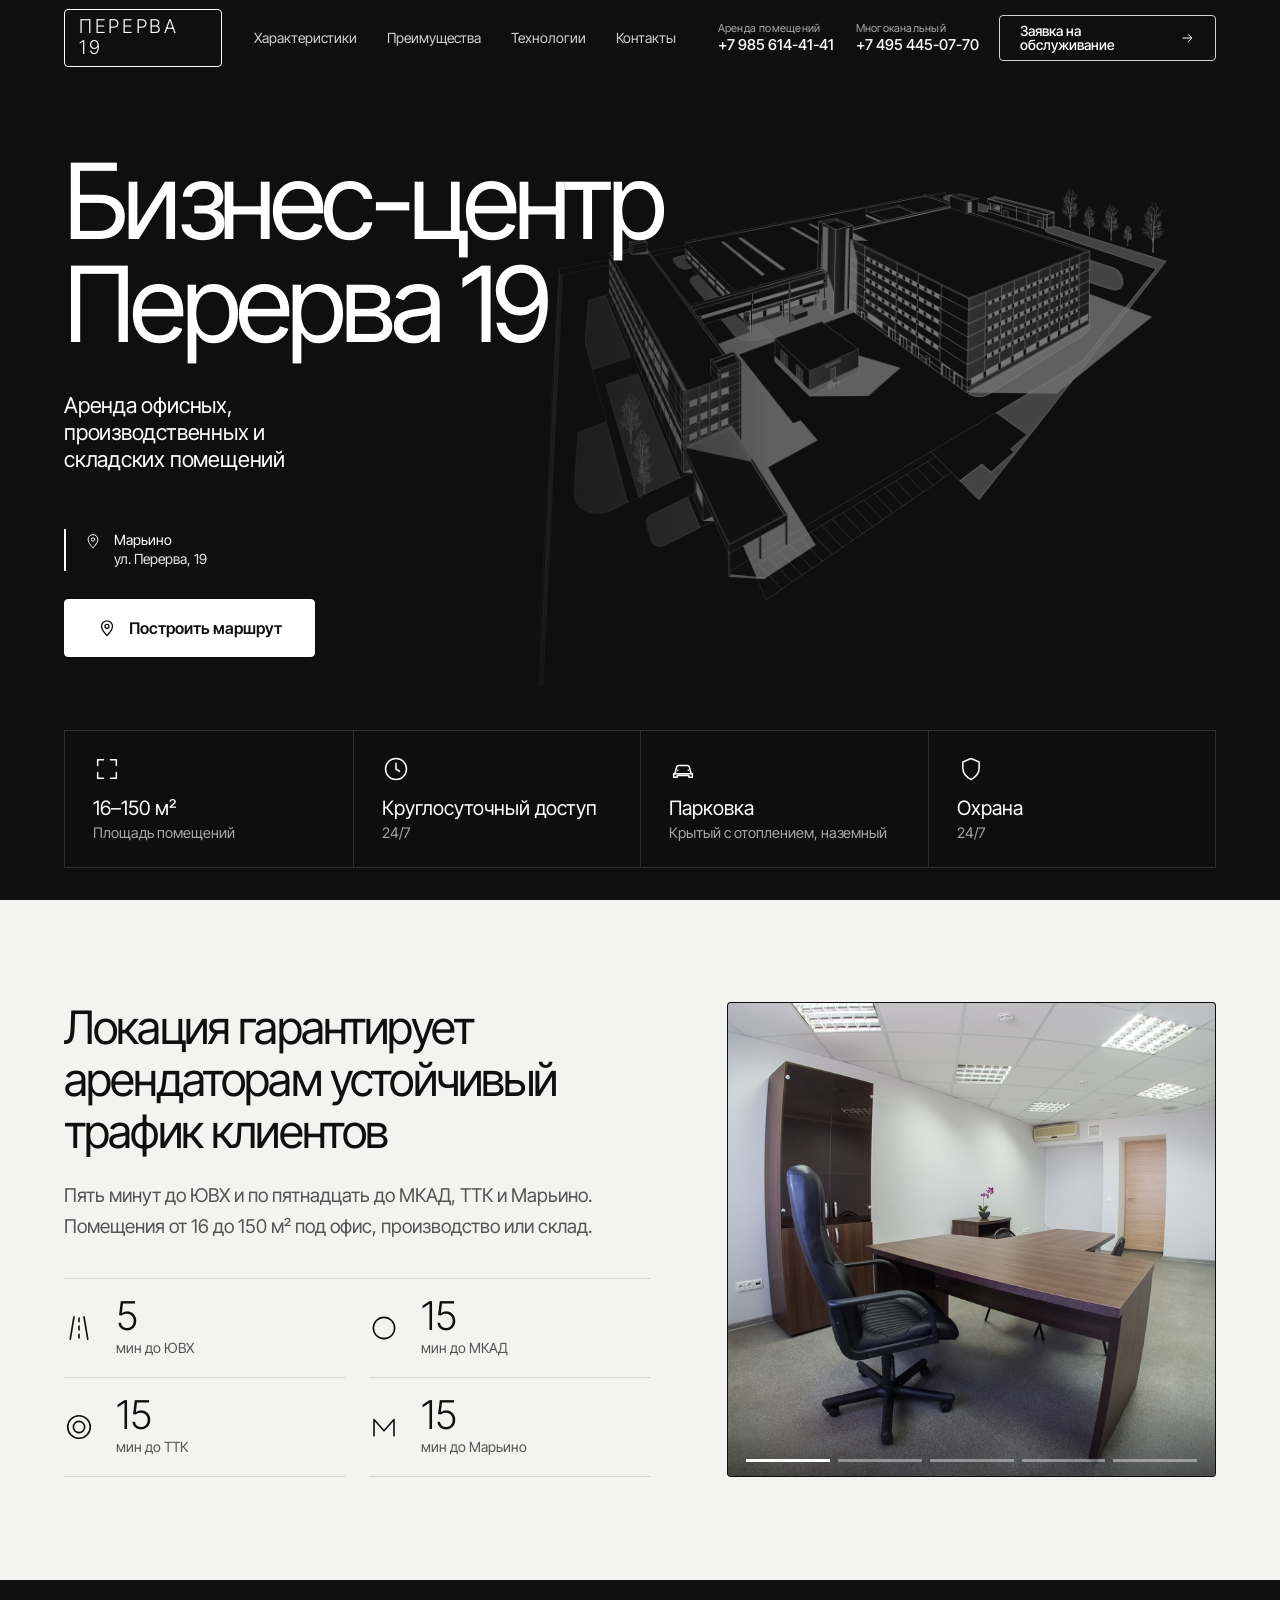
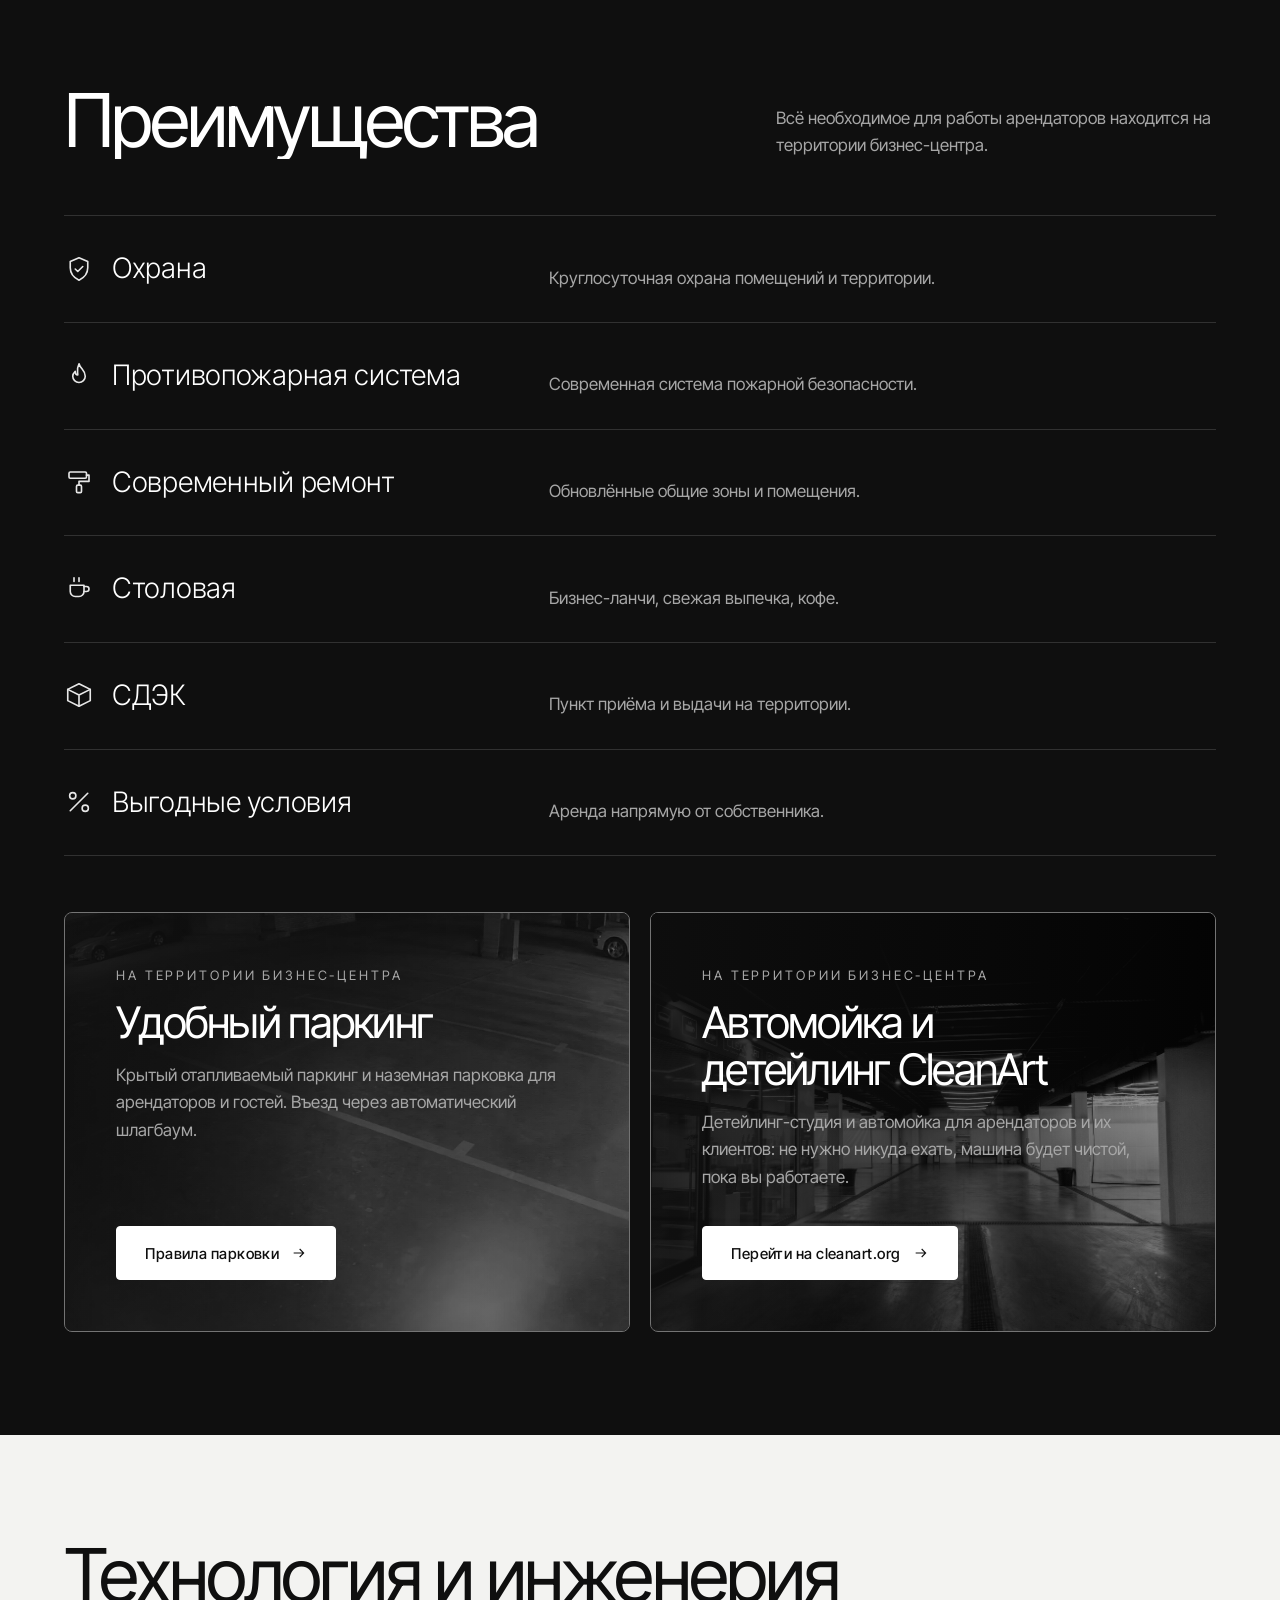
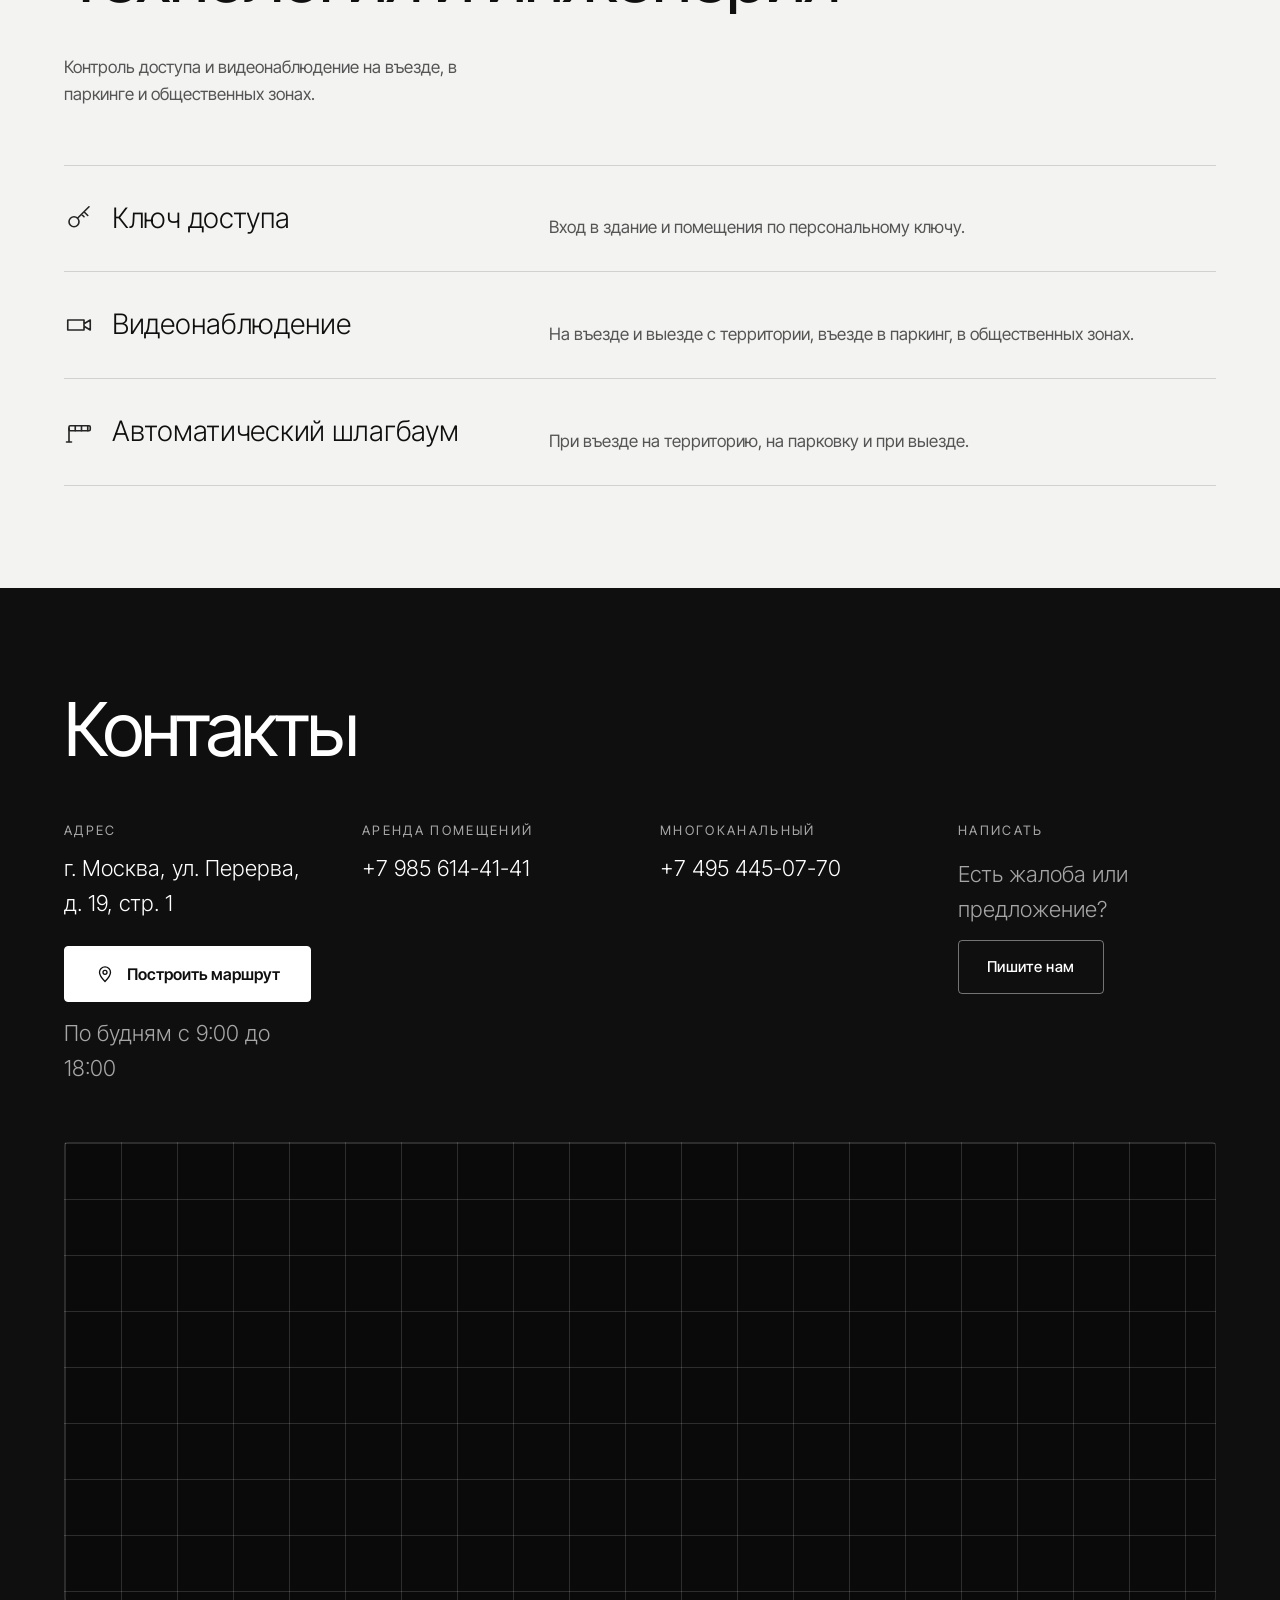
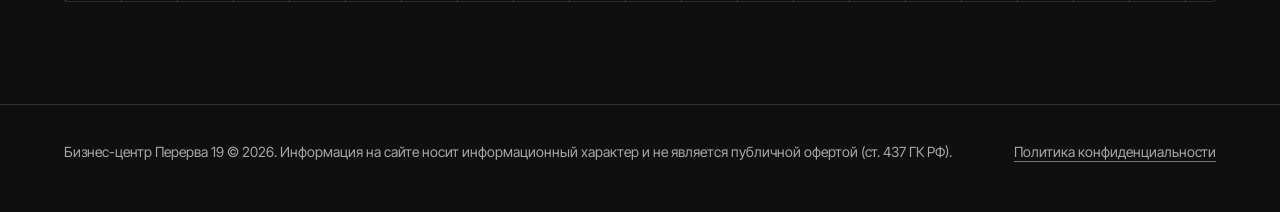
<file: index.html>
<!doctype html><html lang="ru"><head><meta charset="utf-8"><title>Бизнес-центр Перерва 19</title>
<meta name="viewport" content="width=device-width, initial-scale=1, viewport-fit=cover">
<link rel="preconnect" href="https://fonts.googleapis.com"><link rel="preconnect" href="https://fonts.gstatic.com" crossorigin>
<link href="https://fonts.googleapis.com/css2?family=Inter+Tight:wght@300;400;500;600&amp;family=Exo+2:wght@800&amp;subset=cyrillic&amp;display=swap" rel="stylesheet">
<link rel="stylesheet" href="style.css"></head><body>
<header class="nav" id="nav"><div class="wrap"><a class="logo" href="#top">Перерва 19</a>
<nav><a href="#about">Характеристики</a><a href="#preim">Преимущества</a><a href="#teh">Технологии</a><a href="#kont">Контакты</a></nav>
<div class="nbtns"><div class="ph2"><a href="tel:+79856144141"><small>Аренда помещений</small>+7 985 614-41-41</a><a href="tel:+74954450770"><small>Многоканальный</small>+7 495 445-07-70</a></div><a class="btn line navbtn" href="serviceRequest.html"><span class="lg">Заявка на обслуживание</span><span class="sm">Заявка</span><svg viewBox="0 0 24 24" width="16" height="16" aria-hidden="true" fill="none" stroke="currentColor" stroke-width="1.6"><path d="M4 12h15M13 6l6 6-6 6"/></svg></a></div></div></header>
<main id="top">
<section class="hero dark"><div class="hbg"></div><div class="wrap hw">
<div class="htop"><h1>Бизнес-центр<br>Перерва&nbsp;19</h1>
<p class="lede">Аренда офисных, производственных и складских помещений</p>
<div class="hrow"><div class="hloc"><svg viewBox="0 0 24 24" fill="none" stroke="currentColor" stroke-width="1.3" stroke-linecap="round" stroke-linejoin="round" aria-hidden="true"><path d="M12 21s-6.500-6-6.500-11a6.500 6.500 0 0 1 13 0c0 5-6.500 11-6.500 11z"/><circle cx="12" cy="10" r="2.300"/></svg><span>Марьино<br><small>ул. Перерва, 19</small></span></div><a class="btn solid route" href="https://yandex.ru/maps/213/moscow/?ll=37.732188%2C55.655082&amp;mode=routes&amp;rtext=~55.655518%2C37.730957&amp;rtt=auto&amp;z=17"><svg viewBox="0 0 24 24" width="20" height="20" fill="none" stroke="currentColor" stroke-width="1.6" stroke-linecap="round" stroke-linejoin="round" aria-hidden="true"><path d="M12 21s-6.6-6.4-6.6-11a6.6 6.6 0 0 1 13.2 0C18.6 14.6 12 21 12 21z"/><circle cx="12" cy="10" r="2.4"/></svg>Построить маршрут</a></div></div>
<div class="strip"><div><svg viewBox="0 0 24 24" fill="none" stroke="currentColor" stroke-width="1.3" stroke-linecap="round" stroke-linejoin="round" aria-hidden="true"><path d="M4 9V4h5M20 9V4h-5M4 15v5h5M20 15v5h-5"/></svg><b>16–150 м²</b><span>Площадь помещений</span></div>
<div><svg viewBox="0 0 24 24" fill="none" stroke="currentColor" stroke-width="1.3" stroke-linecap="round" stroke-linejoin="round" aria-hidden="true"><circle cx="12" cy="12" r="9"/><path d="M12 7v5l3 2"/></svg><b>Круглосуточный доступ</b><span>24/7</span></div>
<div><svg viewBox="0 0 24 24" fill="none" stroke="currentColor" stroke-width="1.3" stroke-linecap="round" stroke-linejoin="round" aria-hidden="true"><path d="M5 16l1.500-5.500A2 2 0 0 1 8.400 9h7.200a2 2 0 0 1 1.900 1.500L19 16M4 16h16v3h-3v-1.500H7V19H4zM7.500 13h.01M16.500 13h.01"/></svg><b>Парковка</b><span>Крытый с отоплением, наземный</span></div>
<div><svg viewBox="0 0 24 24" fill="none" stroke="currentColor" stroke-width="1.3" stroke-linecap="round" stroke-linejoin="round" aria-hidden="true"><path d="M12 3l7 3v5c0 5-3 8-7 10-4-2-7-5-7-10V6z"/></svg><b>Охрана</b><span>24/7</span></div></div></div></section>
<section class="sec light" id="about"><div class="wrap grid"><div><h2 class="lit">Локация гарантирует арендаторам устойчивый трафик клиентов</h2><p>Пять минут до ЮВХ и по пятнадцать до МКАД, ТТК и Марьино. Помещения от 16 до 150 м² под офис, производство или склад.</p><div class="loc" id="loc"><div><svg viewBox="0 0 24 24" aria-hidden="true"><path d="M8 3 5 21M16 3l3 18M12 4v3M12 10.500v3M12 17v3"/></svg><b>5</b><span>мин до ЮВХ</span></div><div><svg viewBox="0 0 24 24" aria-hidden="true"><circle cx="12" cy="12" r="8.500"/></svg><b>15</b><span>мин до МКАД</span></div><div><svg viewBox="0 0 24 24" aria-hidden="true"><circle cx="12" cy="12" r="9"/><circle cx="12" cy="12" r="4.500"/></svg><b>15</b><span>мин до ТТК</span></div><div><svg viewBox="0 0 24 24" aria-hidden="true"><path d="M4 19V6l8 9 8-9v13"/></svg><b>15</b><span>мин до Марьино</span></div></div>
</div>
<div class="gal" id="gal" role="region" aria-roledescription="карусель" aria-label="Фотографии бизнес-центра"><div class="gal-track"><img src="images/komfort_1.jpg" alt="Офисное помещение в аренду"><img src="images/IMG_0248.jpeg" alt="Холл с турникетами на входе" class="is-on"><img src="images/DSC_1065-scaled.jpg" alt="Крытый отапливаемый паркинг"><img src="images/AX6B8749-min-scaled.jpg" alt="Столовая на территории бизнес-центра"><img src="images/post-moyki.jpg" alt="Автомойка и детейлинг CleanArt"></div><button class="gal-nav prev" type="button" aria-label="Предыдущее фото"><svg viewBox="0 0 24 24" width="18" height="18" fill="none" stroke="currentColor" stroke-width="1.6" stroke-linecap="round" stroke-linejoin="round" aria-hidden="true"><path d="M15 5l-7 7 7 7"/></svg></button><button class="gal-nav next" type="button" aria-label="Следующее фото"><svg viewBox="0 0 24 24" width="18" height="18" fill="none" stroke="currentColor" stroke-width="1.6" stroke-linecap="round" stroke-linejoin="round" aria-hidden="true"><path d="M9 5l7 7-7 7"/></svg></button><div class="gal-dots" role="tablist" aria-label="Выбор фотографии"><button type="button" role="tab" aria-selected="true" aria-label="Фото 1"></button><button type="button" role="tab" aria-selected="false" aria-label="Фото 2"></button><button type="button" role="tab" aria-selected="false" aria-label="Фото 3"></button><button type="button" role="tab" aria-selected="false" aria-label="Фото 4"></button><button type="button" role="tab" aria-selected="false" aria-label="Фото 5"></button></div></div></div>
</section>
<section class="sec dark" id="preim"><div class="wrap"><div class="head"><h2 class="lit">Преимущества</h2><p>Всё необходимое для работы арендаторов находится на территории бизнес-центра.</p></div>
<ul class="svc">
<li><div class="row"><b><svg viewBox="0 0 24 24" aria-hidden="true"><path d="M12 3l7 3v5c0 5-3 8-7 10-4-2-7-5-7-10V6z"/><path d="M9 12l2 2 4-4"/></svg>Охрана</b><span>Круглосуточная охрана помещений и территории.</span><i></i></div></li>
<li><div class="row"><b><svg viewBox="0 0 24 24" aria-hidden="true"><path d="M12 3c1 4 5 5 5 10a5 5 0 0 1-10 0c0-2 1-3 2-4 0 2 1 3 2 3 0-3-1-5 1-9z"/></svg>Противопожарная система</b><span>Современная система пожарной безопасности.</span><i></i></div></li>
<li><div class="row"><b><svg viewBox="0 0 24 24" aria-hidden="true"><rect x="4" y="4" width="14" height="5" rx="1"/><path d="M18 6.500h2v5h-8v3"/><rect x="10" y="14.500" width="4" height="6" rx="1"/></svg>Современный ремонт</b><span>Обновлённые общие зоны и помещения.</span><i></i></div></li>
<li><div class="row"><b><svg viewBox="0 0 24 24" aria-hidden="true"><path d="M5 9h11v5a4 4 0 0 1-4 4H9a4 4 0 0 1-4-4z"/><path d="M16 10h2a2 2 0 0 1 0 4h-2M8 3v3M12 3v3"/></svg>Столовая</b><span>Бизнес-ланчи, свежая выпечка, кофе.</span><i></i></div></li>
<li><div class="row"><b><svg viewBox="0 0 24 24" aria-hidden="true"><path d="M3 7.500 12 3l9 4.500v9L12 21l-9-4.500z"/><path d="M3 7.500 12 12l9-4.500M12 12v9"/></svg>СДЭК</b><span>Пункт приёма и выдачи на территории.</span><i></i></div></li>
<li><div class="row"><b><svg viewBox="0 0 24 24" aria-hidden="true"><path d="M19 5 5 19"/><circle cx="7" cy="7" r="2.500"/><circle cx="17" cy="17" r="2.500"/></svg>Выгодные условия</b><span>Аренда напрямую от собственника.</span><i></i></div></li></ul>
<div class="feat"><div class="washc" id="parking"><div><p class="eyebrow">На территории бизнес-центра</p><h3>Удобный паркинг</h3><p>Крытый отапливаемый паркинг и наземная парковка для арендаторов и гостей. Въезд через автоматический шлагбаум.</p></div><a class="btn solid" href="https://6tmp.ru/wp-content/uploads/2026/02/pravila_parkovki_2026.pdf">Правила парковки <svg viewBox="0 0 24 24" width="16" height="16" fill="none" stroke="currentColor" stroke-width="1.6"><path d="M4 12h15M13 6l6 6-6 6"/></svg></a></div>
<div class="washc" id="wash"><div><p class="eyebrow">На территории бизнес-центра</p><h3>Автомойка и детейлинг CleanArt</h3><p>Детейлинг-студия и автомойка для арендаторов и их клиентов: не нужно никуда ехать, машина будет чистой, пока вы работаете.</p></div><a class="btn solid" href="https://cleanart.org/">Перейти на cleanart.org <svg viewBox="0 0 24 24" width="16" height="16" fill="none" stroke="currentColor" stroke-width="1.6"><path d="M4 12h15M13 6l6 6-6 6"/></svg></a></div></div></div></section>
<section class="sec light" id="teh"><div class="wrap"><div class="head"><h2 class="lit">Технология и инженерия</h2><p>Контроль доступа и видеонаблюдение на въезде, в паркинге и общественных зонах.</p></div>
<ul class="svc"><li><div class="row"><b><svg viewBox="0 0 24 24" aria-hidden="true"><circle cx="8" cy="15" r="4"/><path d="M11 12l9-9M16 7l3 3M14 9l2 2"/></svg>Ключ доступа</b><span>Вход в здание и помещения по персональному ключу.</span><i></i></div></li>
<li><div class="row"><b><svg viewBox="0 0 24 24" aria-hidden="true"><path d="M3 8h13v8H3zM16 11l5-3v8l-5-3"/></svg>Видеонаблюдение</b><span>На въезде и выезде с территории, въезде в паркинг, в общественных зонах.</span><i></i></div></li>
<li><div class="row"><b><svg viewBox="0 0 24 24" aria-hidden="true"><path d="M4 20V9M2 20h4"/><rect x="4" y="7" width="17" height="4" rx="1"/><path d="M9 7v4M14 7v4M19 7v4"/></svg>Автоматический шлагбаум</b><span>При въезде на территорию, на парковку и при выезде.</span><i></i></div></li></ul></div></section>
<section class="sec dark" id="kont"><div class="wrap"><h2 class="lit">Контакты</h2>
<div class="cts"><div><h3>Адрес</h3><p>г. Москва, ул. Перерва, д. 19, стр. 1</p><a class="btn solid route" href="https://yandex.ru/maps/213/moscow/?ll=37.732188%2C55.655082&amp;mode=routes&amp;rtext=~55.655518%2C37.730957&amp;rtt=auto&amp;z=17"><svg viewBox="0 0 24 24" width="20" height="20" fill="none" stroke="currentColor" stroke-width="1.6" stroke-linecap="round" stroke-linejoin="round" aria-hidden="true"><path d="M12 21s-6.6-6.4-6.6-11a6.6 6.6 0 0 1 13.2 0C18.6 14.6 12 21 12 21z"/><circle cx="12" cy="10" r="2.4"/></svg>Построить маршрут</a><p class="note">По будням с 9:00 до 18:00</p></div>
<div><h3>Аренда помещений</h3><a href="tel:+79856144141">+7 985 614-41-41</a></div><div><h3>Многоканальный</h3><a href="tel:+74954450770">+7 495 445-07-70</a></div>
<div><h3>Написать</h3><p class="note" style="margin-top:20px">Есть жалоба или предложение?</p><button class="btn line" type="button" data-open style="margin-top:12px;color:var(--fg);cursor:pointer;background:transparent">Пишите нам</button></div></div>
<div class="map"><iframe title="Карта: ул. Перерва, 19, стр. 1" src="https://yandex.ru/map-widget/v1/?ll=37.732188%2C55.655082&amp;z=17&amp;pt=37.730957%2C55.655518%2Cpm2rdl" loading="lazy" allowfullscreen></iframe></div></div></section></main><dialog id="fb" class="dark"><button class="x" aria-label="Закрыть">×</button><h2>Свяжитесь с нами</h2><p style="color:var(--fg2)">Если у вас возникли вопросы, жалобы или предложения, воспользуйтесь формой обратной связи.</p>
<form class="f" data-s="Обратная связь 6tmp.ru"><label>Тема</label><select name="topic" data-l="Тема" required><option value="" selected disabled>Выберите тему</option><option>Вопрос по аренде</option><option>Предложение сотрудничества</option><option>Письмо директору</option><option>Пожелание к сервису</option></select>
<label>Имя</label><input name="name" data-l="Имя" required autocomplete="name"><label>Телефон</label><input name="phone" data-l="Телефон" type="tel" inputmode="tel" required autocomplete="tel" data-mask="phone"><label>E-mail (необязательно)</label><input name="email" data-l="E-mail" type="email" autocomplete="email">
<label>Сообщение</label><textarea name="msg" data-l="Сообщение" required></textarea><label class="chk"><input type="checkbox" required><span>Нажимая «Отправить», я подтверждаю <a href="privacyPolicy.html">согласие</a> на обработку персональных данных</span></label><button class="btn solid" type="submit">Отправить</button><p class="ok">Откройте подготовленное письмо в почтовой программе и нажмите «Отправить». Если оно не открылось, напишите на <a href="mailto:support@6-tmp.ru">support@6-tmp.ru</a>.</p></form></dialog>
<footer class="dark"><div class="wrap"><p>Бизнес-центр Перерва 19 © 2026. Информация на сайте носит информационный характер и не является публичной офертой (ст. 437 ГК РФ).</p><a class="pp" href="privacyPolicy.html">Политика конфиденциальности</a></div></footer>
<script>var n=document.getElementById("nav");function s(){n.classList.toggle("on",scrollY>40)}s();addEventListener("scroll",s,{passive:true});
var l=document.querySelectorAll(".lit");if("IntersectionObserver" in window){var o=new IntersectionObserver(function(e){e.forEach(function(x){if(x.isIntersecting){x.target.classList.add("in");o.unobserve(x.target)}})},{threshold:.4});l.forEach(function(x){o.observe(x)})}else{l.forEach(function(x){x.classList.add("in")})}
function mk(f,pref){var d=new FormData(f),b=[];d.forEach(function(v,k){var l=f.querySelector('[name="'+k+'"]');b.push((l&&l.dataset.l||k)+": "+v)});
var u="mailto:support@6-tmp.ru?subject="+encodeURIComponent(pref+(d.get("topic")?" — "+d.get("topic"):""))+"&body="+encodeURIComponent(b.join("\n"));
var a=document.createElement("a");a.href=u;a.target="_top";document.body.appendChild(a);a.click();a.remove();f.querySelector(".ok").classList.add("show")}
document.querySelectorAll("form.f").forEach(function(f){f.addEventListener("submit",function(e){e.preventDefault();mk(f,f.dataset.s)})});
var dg=document.getElementById("fb");document.querySelectorAll("[data-open]").forEach(function(b){b.addEventListener("click",function(){dg&&dg.showModal()})});
document.querySelectorAll("[data-topic]").forEach(function(b){b.addEventListener("click",function(){var s=dg&&dg.querySelector("select");if(s)s.value=b.dataset.topic})});
if(dg){dg.addEventListener("click",function(e){if(e.target===dg||e.target.classList.contains("x"))dg.close()})}
</script><script>(function(){var els=document.querySelectorAll(".head p,.grid>div,.loc>div,.row,.feat>div,.cts>div,.map,.maplink,.spec dl>div");
if(!("IntersectionObserver" in window))return;
var io=new IntersectionObserver(function(es){es.forEach(function(e){if(e.isIntersecting){e.target.classList.add("in");io.unobserve(e.target)}})},{threshold:.12,rootMargin:"0px 0px -6% 0px"});
els.forEach(function(el){var i=Array.prototype.indexOf.call(el.parentNode.children,el);el.style.setProperty("--d",Math.min(i,6)*.09+"s");el.classList.add("rv");io.observe(el)})})();</script><script>(function(){function f(v){var d=v.replace(/[^0-9]/g,"");if(d.charAt(0)==="7"||d.charAt(0)==="8")d=d.slice(1);d=d.slice(0,10);var r="+7";if(d.length>0)r+=" ("+d.slice(0,3);if(d.length>2)r+=")";if(d.length>3)r+=" "+d.slice(3,6);if(d.length>6)r+="-"+d.slice(6,8);if(d.length>8)r+="-"+d.slice(8,10);return r}
document.querySelectorAll('input[data-mask="phone"]').forEach(function(i){i.placeholder="+7 (___) ___-__-__";i.setAttribute("pattern","[+]7 [(][0-9]{3}[)] [0-9]{3}-[0-9]{2}-[0-9]{2}");i.title="Номер в формате +7 (XXX) XXX-XX-XX";i.addEventListener("input",function(e){var d=i.value.replace(/[^0-9]/g,"");if(e.inputType&&e.inputType.indexOf("delete")===0&&(d===""||d==="7"||d==="8")){i.value="";return}i.value=f(i.value)})})})();</script><script>(function(){
var g=document.getElementById("gal");if(!g)return;
var imgs=[].slice.call(g.querySelectorAll(".gal-track img")),dots=[].slice.call(g.querySelectorAll(".gal-dots button")),i=0,t=null,D=4500,x0=null;
function show(n){i=(n+imgs.length)%imgs.length;imgs.forEach(function(im,k){im.classList.toggle("is-on",k===i)});dots.forEach(function(d,k){d.setAttribute("aria-selected",k===i?"true":"false")})}
function stop(){if(t){clearInterval(t);t=null}}
function start(){stop();t=setInterval(function(){show(i+1)},D)}
g.addEventListener("mouseenter",stop);g.addEventListener("mouseleave",start);g.addEventListener("focusin",stop);g.addEventListener("focusout",start);
dots.forEach(function(d,k){d.addEventListener("click",function(){show(k);start()})});
var p=g.querySelector(".gal-nav.prev"),n2=g.querySelector(".gal-nav.next");
if(p)p.addEventListener("click",function(){show(i-1);start()});
if(n2)n2.addEventListener("click",function(){show(i+1);start()});
g.addEventListener("touchstart",function(e){x0=e.touches[0].clientX},{passive:true});
g.addEventListener("touchend",function(e){if(x0===null)return;var dx=e.changedTouches[0].clientX-x0;if(Math.abs(dx)>40){show(i+(dx<0?1:-1));start()}x0=null});
document.addEventListener("visibilitychange",function(){document.hidden?stop():start()});
show(0);start();
})();</script>
</body></html>
</file>
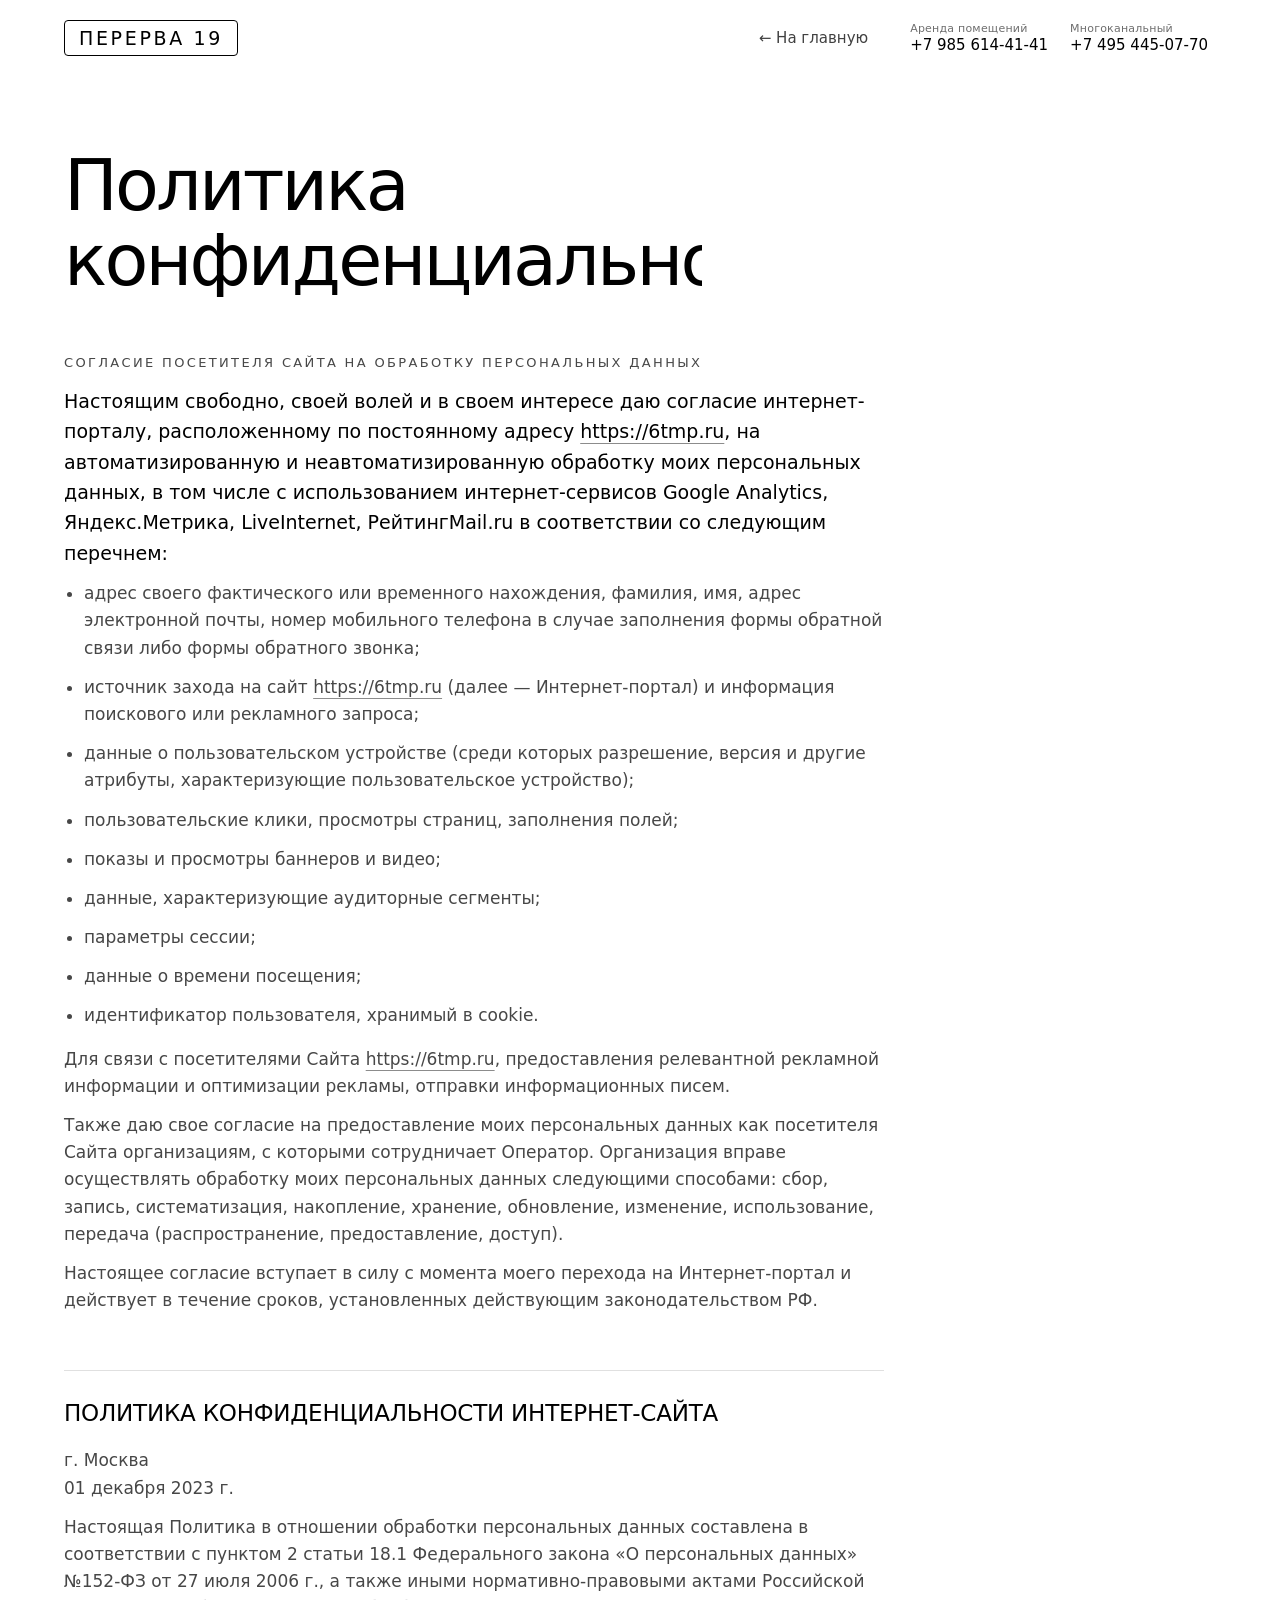
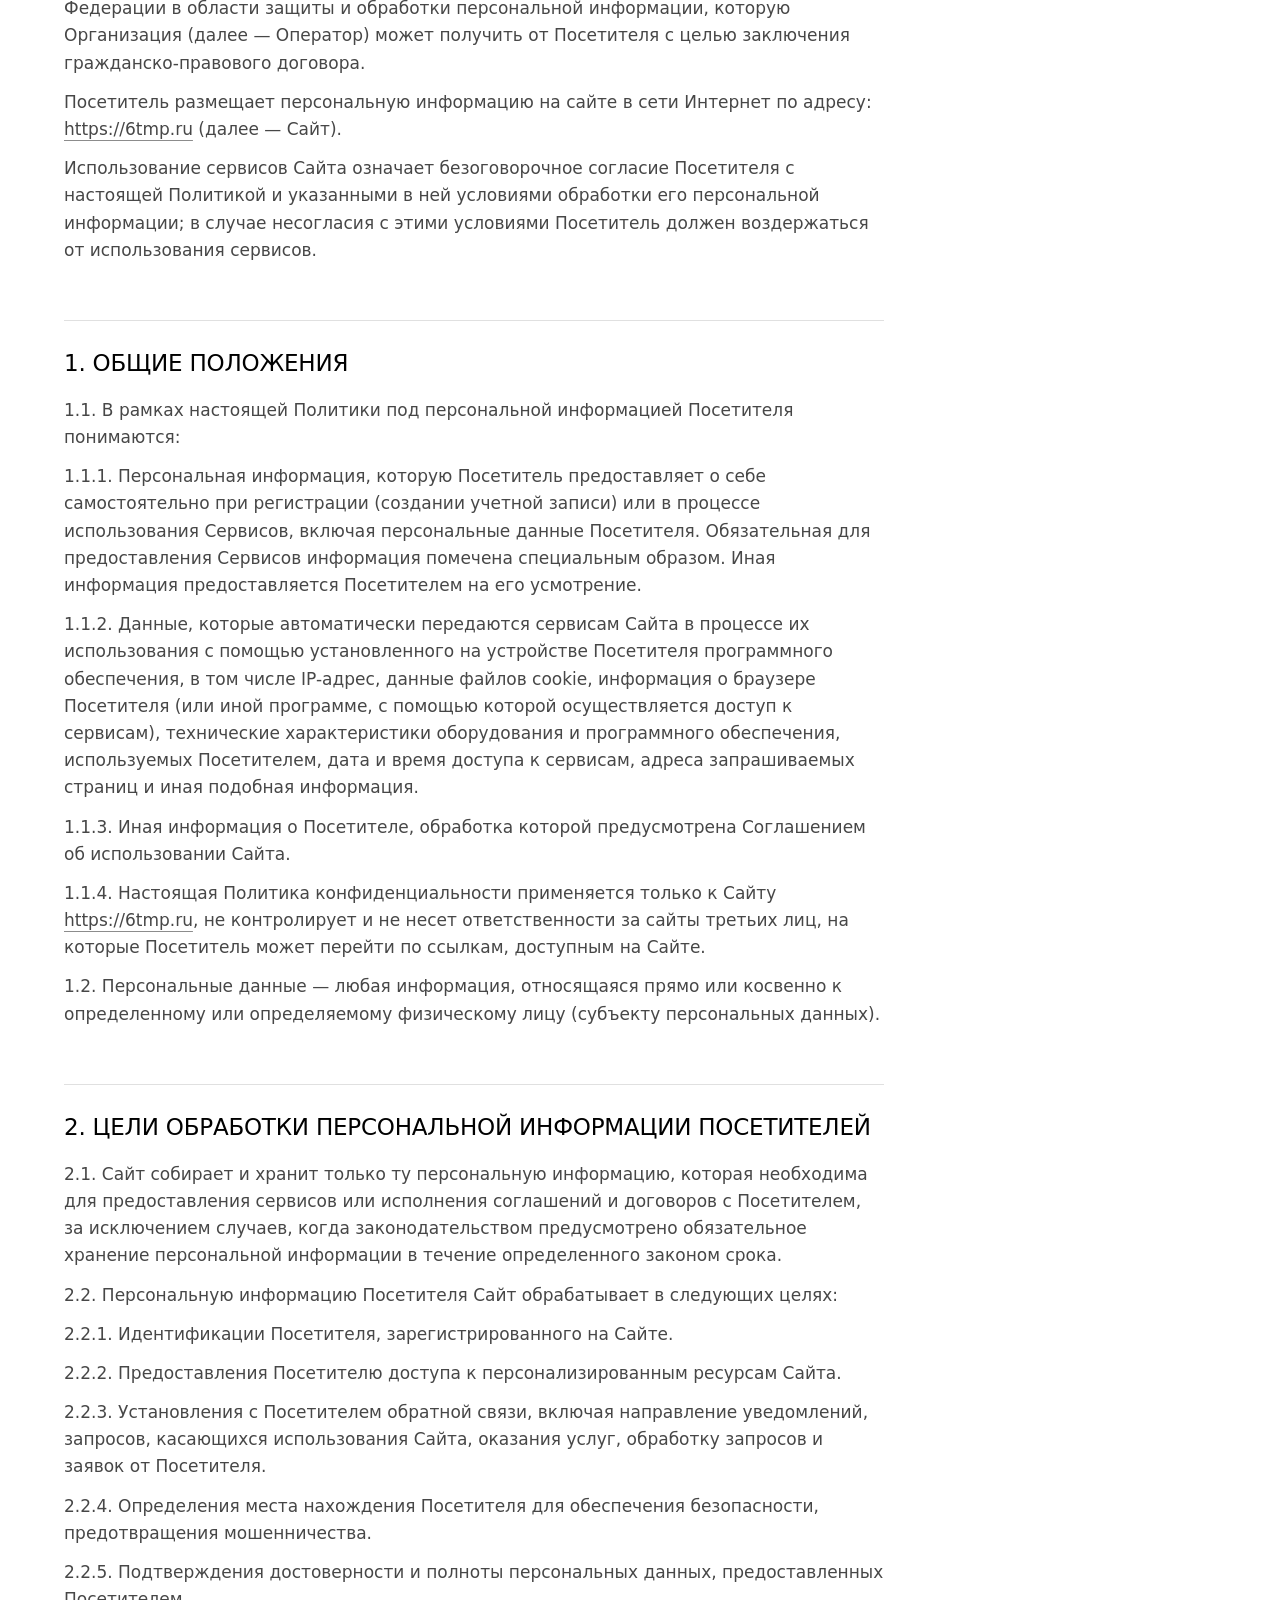
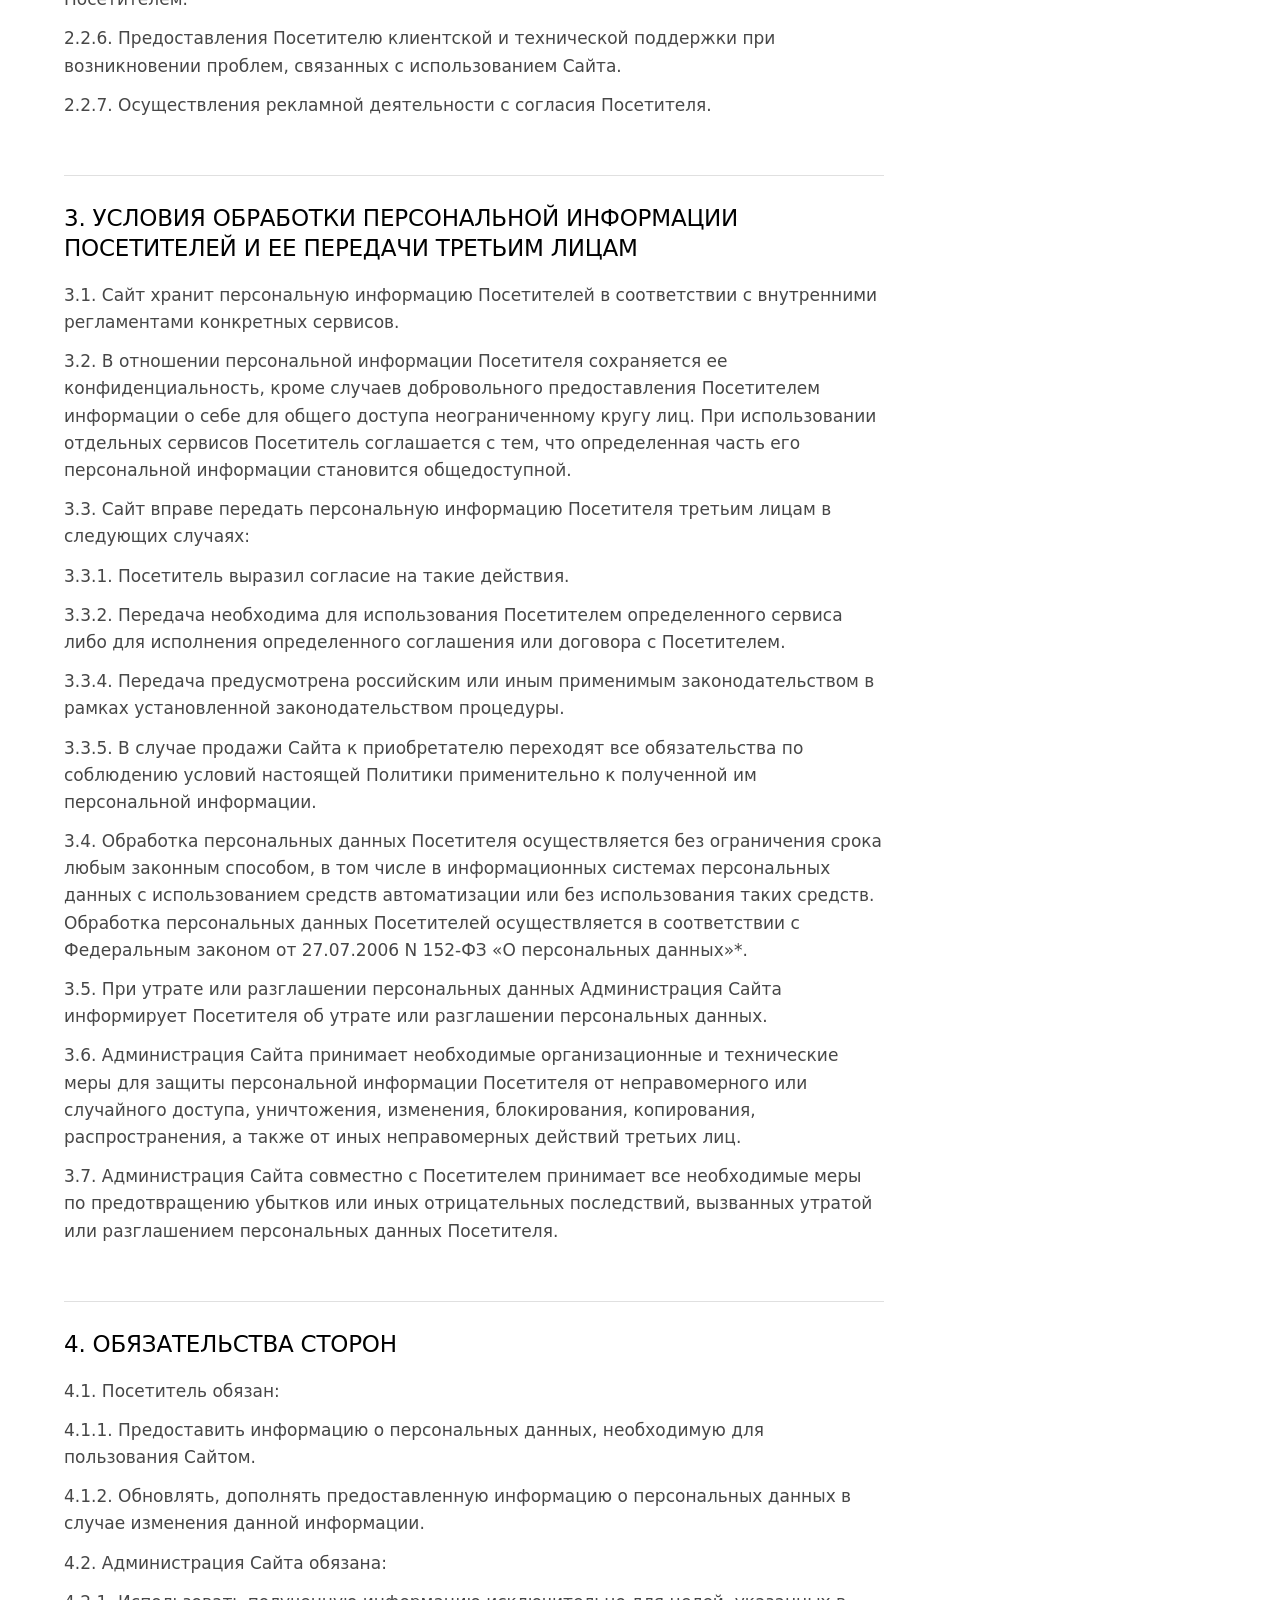
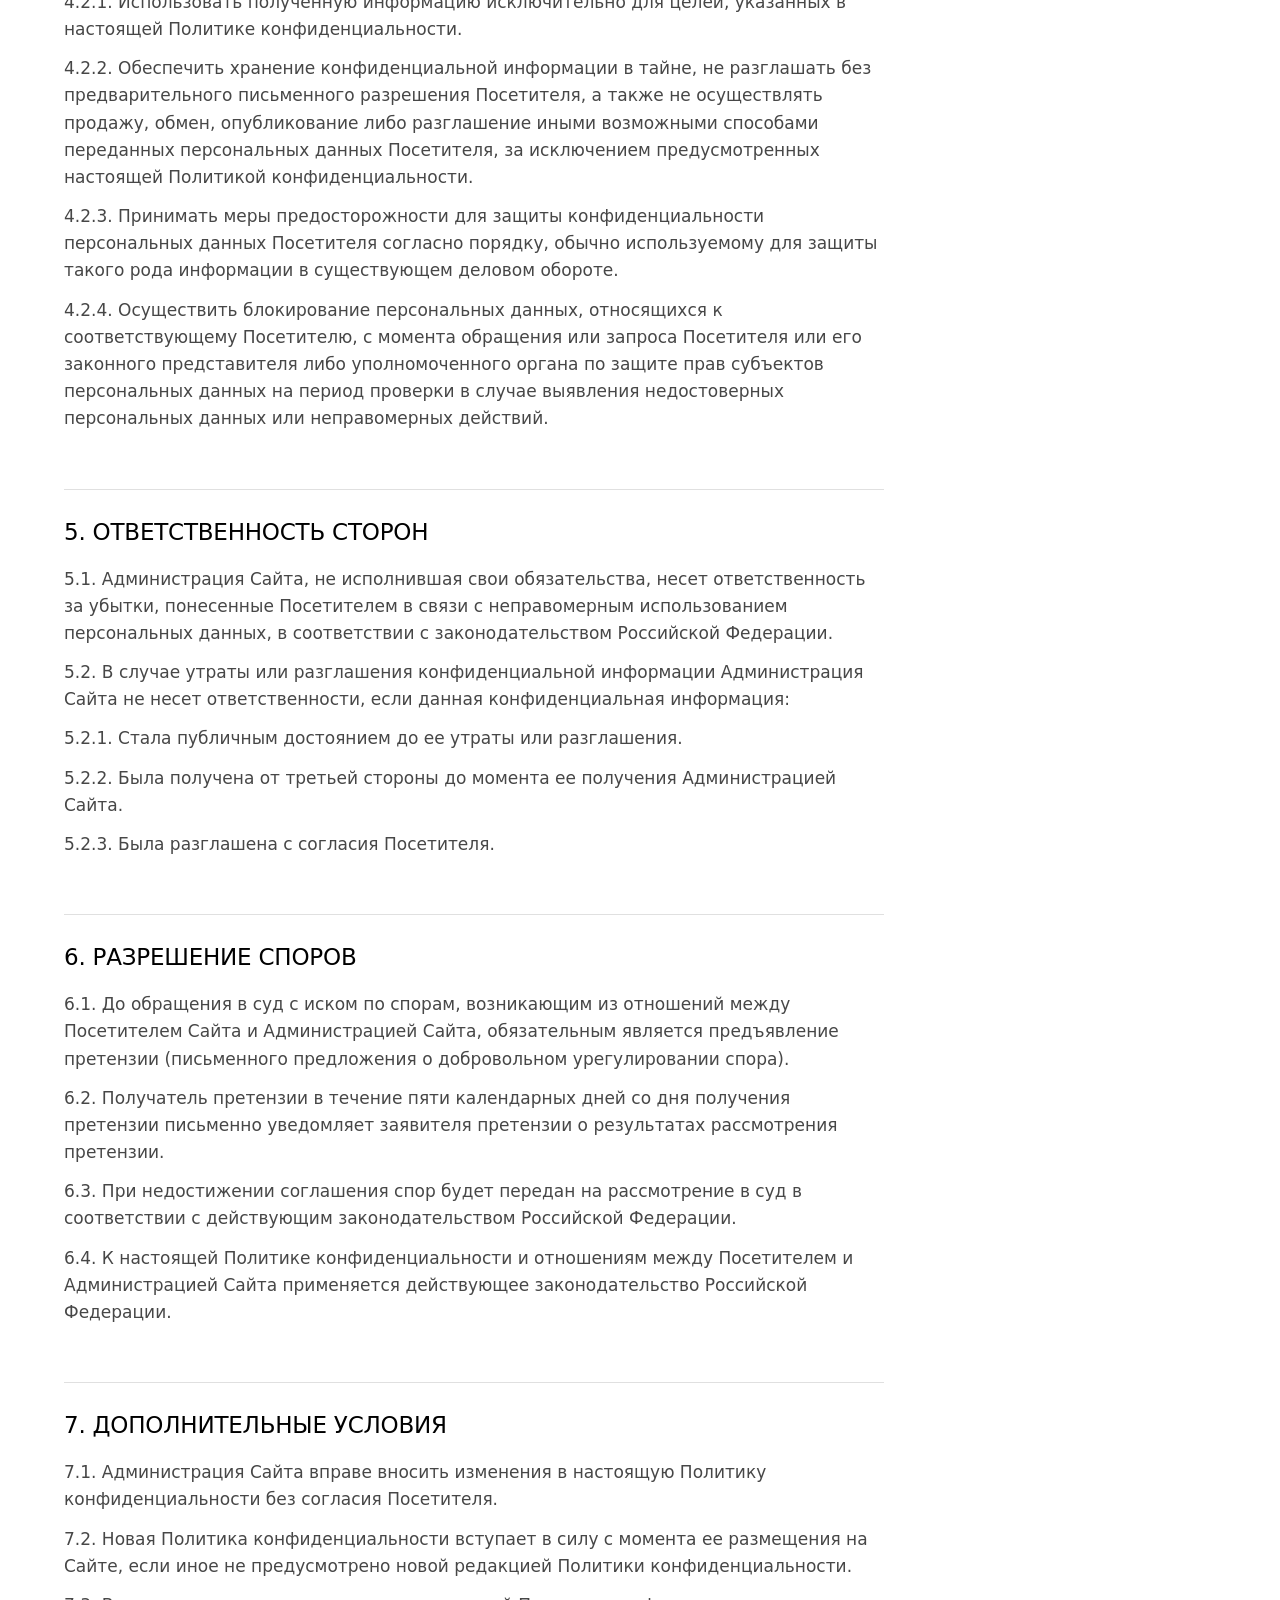
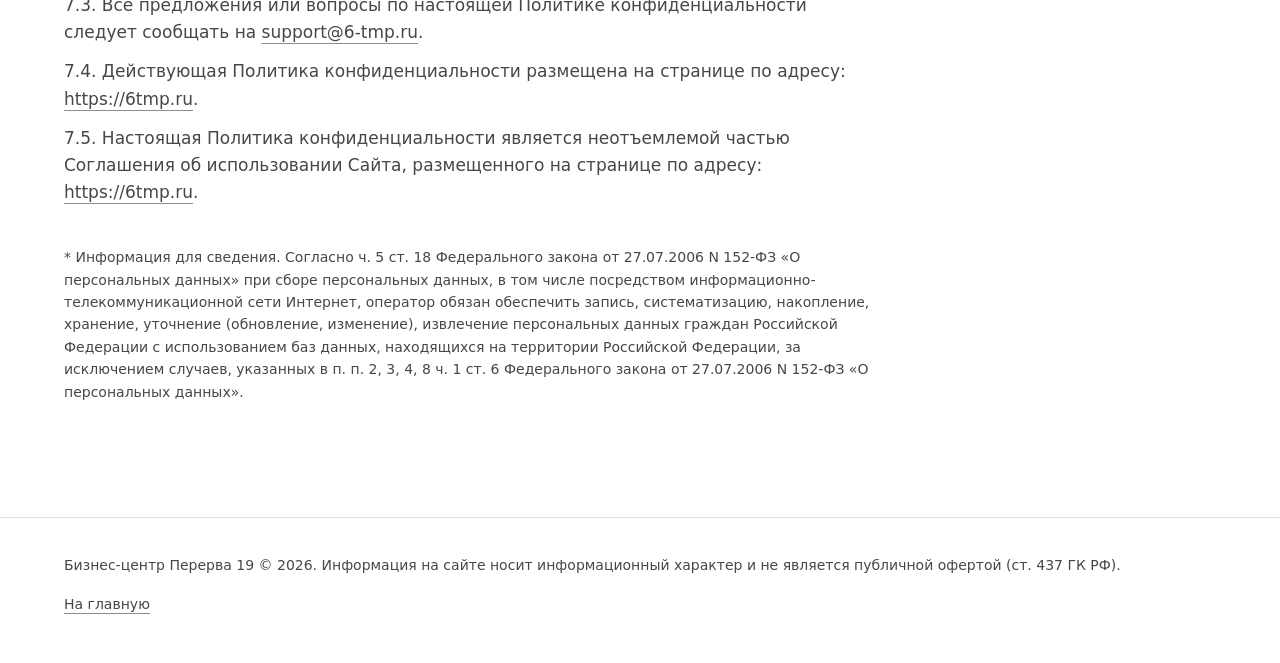
<file: privacyPolicy.html>
<!doctype html><html lang="ru"><head><meta charset="utf-8"><title>Политика конфиденциальности — Бизнес-центр Перерва 19</title>
<meta name="viewport" content="width=device-width, initial-scale=1, viewport-fit=cover">
<link rel="preconnect" href="https://fonts.googleapis.com"><link rel="preconnect" href="https://fonts.gstatic.com" crossorigin>
<link href="https://fonts.googleapis.com/css2?family=Jost:wght@200;300;400;500&amp;subset=cyrillic&amp;display=swap" rel="stylesheet">
<link rel="stylesheet" href="style.css"></head><body class="doc-page" style="background:#fff">
<header class="nav" id="nav"><div class="wrap"><a class="logo" href="index.html">Перерва 19</a><nav><a href="index.html">← На главную</a></nav><div class="ph2"><a href="tel:+79856144141"><small>Аренда помещений</small>+7 985 614-41-41</a><a href="tel:+74954450770"><small>Многоканальный</small>+7 495 445-07-70</a></div></div></header>
<main><section class="doc light"><div class="wrap"><h1 class="lit">Политика конфиденциальности</h1><div class="body"><p class="sub">Согласие посетителя сайта на обработку персональных данных</p>
<p class="lead">Настоящим свободно, своей волей и в своем интересе даю согласие интернет-порталу, расположенному по постоянному адресу <a href="https://6tmp.ru">https://6tmp.ru</a>, на автоматизированную и неавтоматизированную обработку моих персональных данных, в том числе с использованием интернет-сервисов Google Analytics, Яндекс.Метрика, LiveInternet, РейтингMail.ru в соответствии со следующим перечнем:</p>
<ul><li>адрес своего фактического или временного нахождения, фамилия, имя, адрес электронной почты, номер мобильного телефона в случае заполнения формы обратной связи либо формы обратного звонка;</li><li>источник захода на сайт <a href="https://6tmp.ru">https://6tmp.ru</a> (далее — Интернет-портал) и информация поискового или рекламного запроса;</li><li>данные о пользовательском устройстве (среди которых разрешение, версия и другие атрибуты, характеризующие пользовательское устройство);</li><li>пользовательские клики, просмотры страниц, заполнения полей;</li><li>показы и просмотры баннеров и видео;</li><li>данные, характеризующие аудиторные сегменты;</li><li>параметры сессии;</li><li>данные о времени посещения;</li><li>идентификатор пользователя, хранимый в cookie.</li></ul>
<p>Для связи с посетителями Сайта <a href="https://6tmp.ru">https://6tmp.ru</a>, предоставления релевантной рекламной информации и оптимизации рекламы, отправки информационных писем.</p>
<p>Также даю свое согласие на предоставление моих персональных данных как посетителя Сайта организациям, с которыми сотрудничает Оператор. Организация вправе осуществлять обработку моих персональных данных следующими способами: сбор, запись, систематизация, накопление, хранение, обновление, изменение, использование, передача (распространение, предоставление, доступ).</p>
<p>Настоящее согласие вступает в силу с момента моего перехода на Интернет-портал и действует в течение сроков, установленных действующим законодательством РФ.</p>
<h2>Политика конфиденциальности интернет-сайта</h2>
<p>г. Москва<br>01 декабря 2023 г.</p>
<p>Настоящая Политика в отношении обработки персональных данных составлена в соответствии с пунктом 2 статьи 18.1 Федерального закона «О персональных данных» №152-ФЗ от 27 июля 2006 г., а также иными нормативно-правовыми актами Российской Федерации в области защиты и обработки персональной информации, которую Организация (далее — Оператор) может получить от Посетителя с целью заключения гражданско-правового договора.</p>
<p>Посетитель размещает персональную информацию на сайте в сети Интернет по адресу: <a href="https://6tmp.ru">https://6tmp.ru</a> (далее — Сайт).</p>
<p>Использование сервисов Сайта означает безоговорочное согласие Посетителя с настоящей Политикой и указанными в ней условиями обработки его персональной информации; в случае несогласия с этими условиями Посетитель должен воздержаться от использования сервисов.</p>
<h2>1. Общие положения</h2><p>1.1. В рамках настоящей Политики под персональной информацией Посетителя понимаются:</p><p>1.1.1. Персональная информация, которую Посетитель предоставляет о себе самостоятельно при регистрации (создании учетной записи) или в процессе использования Сервисов, включая персональные данные Посетителя. Обязательная для предоставления Сервисов информация помечена специальным образом. Иная информация предоставляется Посетителем на его усмотрение.</p><p>1.1.2. Данные, которые автоматически передаются сервисам Сайта в процессе их использования с помощью установленного на устройстве Посетителя программного обеспечения, в том числе IP-адрес, данные файлов cookie, информация о браузере Посетителя (или иной программе, с помощью которой осуществляется доступ к сервисам), технические характеристики оборудования и программного обеспечения, используемых Посетителем, дата и время доступа к сервисам, адреса запрашиваемых страниц и иная подобная информация.</p><p>1.1.3. Иная информация о Посетителе, обработка которой предусмотрена Соглашением об использовании Сайта.</p><p>1.1.4. Настоящая Политика конфиденциальности применяется только к Сайту <a href="https://6tmp.ru">https://6tmp.ru</a>, не контролирует и не несет ответственности за сайты третьих лиц, на которые Посетитель может перейти по ссылкам, доступным на Сайте.</p><p>1.2. Персональные данные — любая информация, относящаяся прямо или косвенно к определенному или определяемому физическому лицу (субъекту персональных данных).</p><h2>2. Цели обработки персональной информации посетителей</h2><p>2.1. Сайт собирает и хранит только ту персональную информацию, которая необходима для предоставления сервисов или исполнения соглашений и договоров с Посетителем, за исключением случаев, когда законодательством предусмотрено обязательное хранение персональной информации в течение определенного законом срока.</p><p>2.2. Персональную информацию Посетителя Сайт обрабатывает в следующих целях:</p><p>2.2.1. Идентификации Посетителя, зарегистрированного на Сайте.</p><p>2.2.2. Предоставления Посетителю доступа к персонализированным ресурсам Сайта.</p><p>2.2.3. Установления с Посетителем обратной связи, включая направление уведомлений, запросов, касающихся использования Сайта, оказания услуг, обработку запросов и заявок от Посетителя.</p><p>2.2.4. Определения места нахождения Посетителя для обеспечения безопасности, предотвращения мошенничества.</p><p>2.2.5. Подтверждения достоверности и полноты персональных данных, предоставленных Посетителем.</p><p>2.2.6. Предоставления Посетителю клиентской и технической поддержки при возникновении проблем, связанных с использованием Сайта.</p><p>2.2.7. Осуществления рекламной деятельности с согласия Посетителя.</p><h2>3. Условия обработки персональной информации посетителей и ее передачи третьим лицам</h2><p>3.1. Сайт хранит персональную информацию Посетителей в соответствии с внутренними регламентами конкретных сервисов.</p><p>3.2. В отношении персональной информации Посетителя сохраняется ее конфиденциальность, кроме случаев добровольного предоставления Посетителем информации о себе для общего доступа неограниченному кругу лиц. При использовании отдельных сервисов Посетитель соглашается с тем, что определенная часть его персональной информации становится общедоступной.</p><p>3.3. Сайт вправе передать персональную информацию Посетителя третьим лицам в следующих случаях:</p><p>3.3.1. Посетитель выразил согласие на такие действия.</p><p>3.3.2. Передача необходима для использования Посетителем определенного сервиса либо для исполнения определенного соглашения или договора с Посетителем.</p><p>3.3.4. Передача предусмотрена российским или иным применимым законодательством в рамках установленной законодательством процедуры.</p><p>3.3.5. В случае продажи Сайта к приобретателю переходят все обязательства по соблюдению условий настоящей Политики применительно к полученной им персональной информации.</p><p>3.4. Обработка персональных данных Посетителя осуществляется без ограничения срока любым законным способом, в том числе в информационных системах персональных данных с использованием средств автоматизации или без использования таких средств. Обработка персональных данных Посетителей осуществляется в соответствии с Федеральным законом от 27.07.2006 N 152-ФЗ «О персональных данных»*.</p><p>3.5. При утрате или разглашении персональных данных Администрация Сайта информирует Посетителя об утрате или разглашении персональных данных.</p><p>3.6. Администрация Сайта принимает необходимые организационные и технические меры для защиты персональной информации Посетителя от неправомерного или случайного доступа, уничтожения, изменения, блокирования, копирования, распространения, а также от иных неправомерных действий третьих лиц.</p><p>3.7. Администрация Сайта совместно с Посетителем принимает все необходимые меры по предотвращению убытков или иных отрицательных последствий, вызванных утратой или разглашением персональных данных Посетителя.</p><h2>4. Обязательства сторон</h2><p>4.1. Посетитель обязан:</p><p>4.1.1. Предоставить информацию о персональных данных, необходимую для пользования Сайтом.</p><p>4.1.2. Обновлять, дополнять предоставленную информацию о персональных данных в случае изменения данной информации.</p><p>4.2. Администрация Сайта обязана:</p><p>4.2.1. Использовать полученную информацию исключительно для целей, указанных в настоящей Политике конфиденциальности.</p><p>4.2.2. Обеспечить хранение конфиденциальной информации в тайне, не разглашать без предварительного письменного разрешения Посетителя, а также не осуществлять продажу, обмен, опубликование либо разглашение иными возможными способами переданных персональных данных Посетителя, за исключением предусмотренных настоящей Политикой конфиденциальности.</p><p>4.2.3. Принимать меры предосторожности для защиты конфиденциальности персональных данных Посетителя согласно порядку, обычно используемому для защиты такого рода информации в существующем деловом обороте.</p><p>4.2.4. Осуществить блокирование персональных данных, относящихся к соответствующему Посетителю, с момента обращения или запроса Посетителя или его законного представителя либо уполномоченного органа по защите прав субъектов персональных данных на период проверки в случае выявления недостоверных персональных данных или неправомерных действий.</p><h2>5. Ответственность сторон</h2><p>5.1. Администрация Сайта, не исполнившая свои обязательства, несет ответственность за убытки, понесенные Посетителем в связи с неправомерным использованием персональных данных, в соответствии с законодательством Российской Федерации.</p><p>5.2. В случае утраты или разглашения конфиденциальной информации Администрация Сайта не несет ответственности, если данная конфиденциальная информация:</p><p>5.2.1. Стала публичным достоянием до ее утраты или разглашения.</p><p>5.2.2. Была получена от третьей стороны до момента ее получения Администрацией Сайта.</p><p>5.2.3. Была разглашена с согласия Посетителя.</p><h2>6. Разрешение споров</h2><p>6.1. До обращения в суд с иском по спорам, возникающим из отношений между Посетителем Сайта и Администрацией Сайта, обязательным является предъявление претензии (письменного предложения о добровольном урегулировании спора).</p><p>6.2. Получатель претензии в течение пяти календарных дней со дня получения претензии письменно уведомляет заявителя претензии о результатах рассмотрения претензии.</p><p>6.3. При недостижении соглашения спор будет передан на рассмотрение в суд в соответствии с действующим законодательством Российской Федерации.</p><p>6.4. К настоящей Политике конфиденциальности и отношениям между Посетителем и Администрацией Сайта применяется действующее законодательство Российской Федерации.</p><h2>7. Дополнительные условия</h2><p>7.1. Администрация Сайта вправе вносить изменения в настоящую Политику конфиденциальности без согласия Посетителя.</p><p>7.2. Новая Политика конфиденциальности вступает в силу с момента ее размещения на Сайте, если иное не предусмотрено новой редакцией Политики конфиденциальности.</p><p>7.3. Все предложения или вопросы по настоящей Политике конфиденциальности следует сообщать на <a href="mailto:support@6-tmp.ru">support@6-tmp.ru</a>.</p><p>7.4. Действующая Политика конфиденциальности размещена на странице по адресу: <a href="https://6tmp.ru">https://6tmp.ru</a>.</p><p>7.5. Настоящая Политика конфиденциальности является неотъемлемой частью Соглашения об использовании Сайта, размещенного на странице по адресу: <a href="https://6tmp.ru">https://6tmp.ru</a>.</p><p style="margin-top:40px;font-size:14px">* Информация для сведения. Согласно ч. 5 ст. 18 Федерального закона от 27.07.2006 N 152-ФЗ «О персональных данных» при сборе персональных данных, в том числе посредством информационно-телекоммуникационной сети Интернет, оператор обязан обеспечить запись, систематизацию, накопление, хранение, уточнение (обновление, изменение), извлечение персональных данных граждан Российской Федерации с использованием баз данных, находящихся на территории Российской Федерации, за исключением случаев, указанных в п. п. 2, 3, 4, 8 ч. 1 ст. 6 Федерального закона от 27.07.2006 N 152-ФЗ «О персональных данных».</p></div></div></section></main>
<footer class="light"><div class="wrap"><p>Бизнес-центр Перерва 19 © 2026. Информация на сайте носит информационный характер и не является публичной офертой (ст. 437 ГК РФ).</p><a class="pp" href="index.html">На главную</a></div></footer>
<script>var n=document.getElementById("nav");function s(){n.classList.toggle("on",scrollY>40)}s();addEventListener("scroll",s,{passive:true});
setTimeout(function(){document.querySelector(".lit").classList.add("in")},100);</script></body></html>
</file>
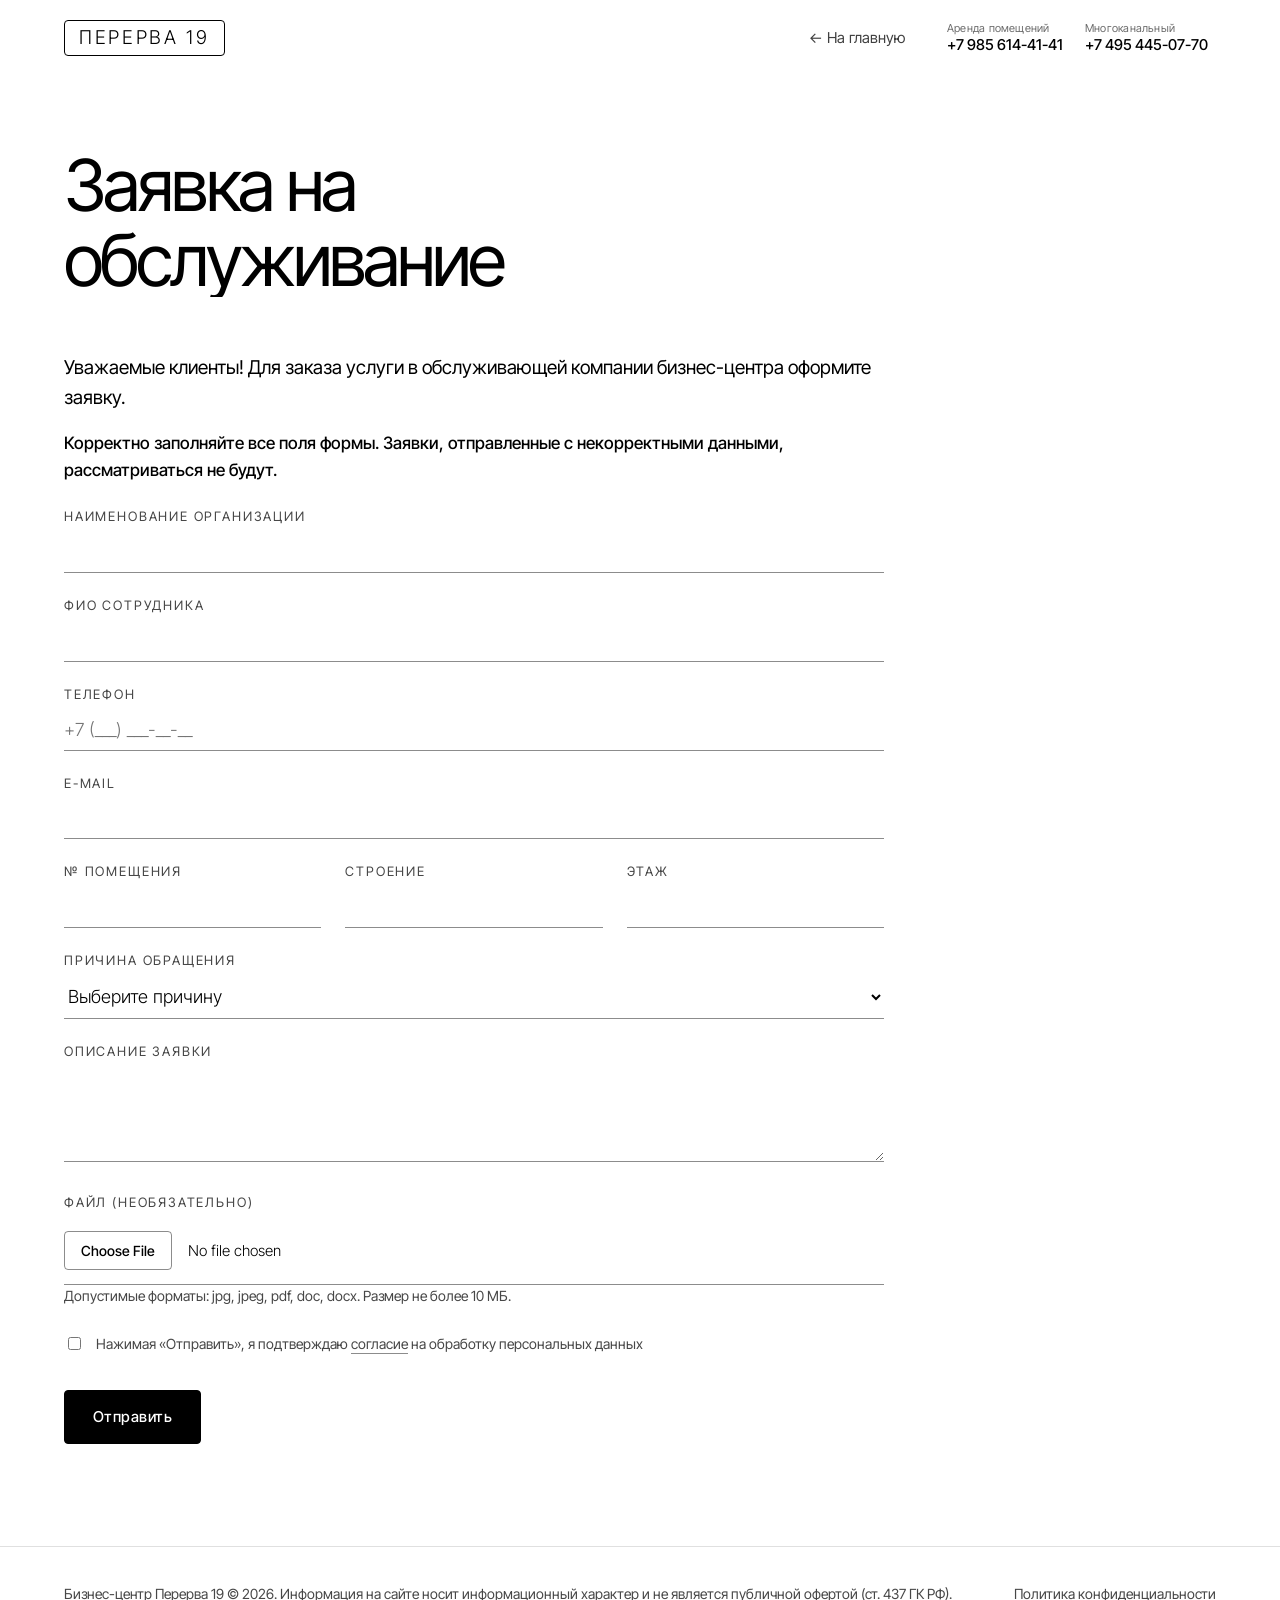
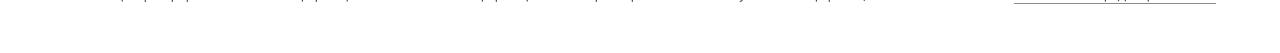
<file: serviceRequest.html>
<!doctype html><html lang="ru"><head><meta charset="utf-8"><title>Заявка на обслуживание — Бизнес-центр Перерва 19</title>
<meta name="viewport" content="width=device-width, initial-scale=1, viewport-fit=cover">
<link rel="preconnect" href="https://fonts.googleapis.com"><link rel="preconnect" href="https://fonts.gstatic.com" crossorigin>
<link href="https://fonts.googleapis.com/css2?family=Inter+Tight:wght@300;400;500;600&amp;family=Exo+2:wght@800&amp;subset=cyrillic&amp;display=swap" rel="stylesheet">
<link rel="stylesheet" href="style.css"></head><body class="doc-page" style="background:#fff">
<header class="nav" id="nav"><div class="wrap"><a class="logo" href="index.html">Перерва 19</a><nav><a href="index.html">← На главную</a></nav><div class="ph2"><a href="tel:+79856144141"><small>Аренда помещений</small>+7 985 614-41-41</a><a href="tel:+74954450770"><small>Многоканальный</small>+7 495 445-07-70</a></div></div></header>
<main><section class="doc light"><div class="wrap"><h1 class="lit">Заявка на обслуживание</h1><div class="body">
<p class="lead">Уважаемые клиенты! Для заказа услуги в обслуживающей компании бизнес-центра оформите заявку.</p>
<p style="color:var(--fg);margin-top:16px"><b style="font-weight:500">Корректно заполняйте все поля формы. Заявки, отправленные с некорректными данными, рассматриваться не будут.</b></p>
<form class="f" data-s="Заявка на обслуживание"><label>Наименование организации</label><input name="org" data-l="Организация" required>
<label>ФИО сотрудника</label><input name="fio" data-l="ФИО сотрудника" required autocomplete="name">
<label>Телефон</label><input name="phone" data-l="Телефон" type="tel" inputmode="tel" required autocomplete="tel" data-mask="phone">
<label>E-mail</label><input name="email" data-l="E-mail" type="email" required autocomplete="email">
<div class="fr"><div><label>№ помещения</label><input name="room" data-l="№ помещения" required></div><div><label>Строение</label><input name="bldg" data-l="Строение" required></div><div><label>Этаж</label><input name="floor" data-l="Этаж" inputmode="numeric" required></div></div>
<label>Причина обращения</label><select name="topic" data-l="Причина обращения" required><option value="" selected disabled>Выберите причину</option><option>Заявка на оказание разовых услуг</option><option>Аварийная заявка</option><option>Получение постоянного пропуска сотруднику</option><option>Оформление пропуска на автомобиль</option><option>Допуск сотрудников подрядчика</option><option>Заявка на допуск к архиву видеонаблюдения (без права на копирование материала)</option><option>Прочее</option></select>
<label>Описание заявки</label><textarea name="msg" data-l="Описание" required></textarea>
<label>Файл (необязательно)</label><input type="file" name="file" data-l="Файл" accept=".jpg,.jpeg,.pdf,.doc,.docx" id="fl"><p class="note">Допустимые форматы: jpg, jpeg, pdf, doc, docx. Размер не более 10 МБ.</p>
<label class="chk"><input type="checkbox" required><span>Нажимая «Отправить», я подтверждаю <a href="privacyPolicy.html">согласие</a> на обработку персональных данных</span></label><button class="btn solid" type="submit">Отправить</button><p class="ok">Откройте подготовленное письмо в почтовой программе и нажмите «Отправить». Если выбрали файл, приложите его к письму вручную. Если оно не открылось, напишите на <a href="mailto:support@6-tmp.ru">support@6-tmp.ru</a>.</p></form></div></div></section></main>
<footer class="light"><div class="wrap"><p>Бизнес-центр Перерва 19 © 2026. Информация на сайте носит информационный характер и не является публичной офертой (ст. 437 ГК РФ).</p><a class="pp" href="privacyPolicy.html">Политика конфиденциальности</a></div></footer>
<script>var n=document.getElementById("nav");function s(){n.classList.toggle("on",scrollY>40)}s();addEventListener("scroll",s,{passive:true});
setTimeout(function(){document.querySelector(".lit").classList.add("in")},100);
function mk(f,pref){var d=new FormData(f),b=[];d.forEach(function(v,k){var l=f.querySelector('[name="'+k+'"]');if(typeof v==="object"){if(v.name)b.push((l&&l.dataset.l||k)+": "+v.name+" (приложите файл к письму вручную)");return}b.push((l&&l.dataset.l||k)+": "+v)});
var u="mailto:support@6-tmp.ru?subject="+encodeURIComponent(pref+(d.get("topic")?" — "+d.get("topic"):""))+"&body="+encodeURIComponent(b.join("\n"));
var a=document.createElement("a");a.href=u;a.target="_top";document.body.appendChild(a);a.click();a.remove();f.querySelector(".ok").classList.add("show")}
document.querySelectorAll("form.f").forEach(function(f){f.addEventListener("submit",function(e){e.preventDefault();mk(f,f.dataset.s)})});
var dg=document.getElementById("fb");document.querySelectorAll("[data-open]").forEach(function(b){b.addEventListener("click",function(){dg&&dg.showModal()})});
if(dg){dg.addEventListener("click",function(e){if(e.target===dg||e.target.classList.contains("x"))dg.close()})}
</script><script>(function(){function f(v){var d=v.replace(/[^0-9]/g,"");if(d.charAt(0)==="7"||d.charAt(0)==="8")d=d.slice(1);d=d.slice(0,10);var r="+7";if(d.length>0)r+=" ("+d.slice(0,3);if(d.length>2)r+=")";if(d.length>3)r+=" "+d.slice(3,6);if(d.length>6)r+="-"+d.slice(6,8);if(d.length>8)r+="-"+d.slice(8,10);return r}
document.querySelectorAll('input[data-mask="phone"]').forEach(function(i){i.placeholder="+7 (___) ___-__-__";i.setAttribute("pattern","[+]7 [(][0-9]{3}[)] [0-9]{3}-[0-9]{2}-[0-9]{2}");i.title="Номер в формате +7 (XXX) XXX-XX-XX";i.addEventListener("input",function(e){var d=i.value.replace(/[^0-9]/g,"");if(e.inputType&&e.inputType.indexOf("delete")===0&&(d===""||d==="7"||d==="8")){i.value="";return}i.value=f(i.value)})})})();</script><script>(function(){var i=document.getElementById("fl");if(i)i.addEventListener("change",function(){var f=i.files[0];i.setCustomValidity(f&&f.size>10485760?"Файл больше 10 МБ":"");if(f&&f.size>10485760)i.reportValidity()})})();</script></body></html>
</file>
<file: style.css>
/* =========================================================
   Site styles: main page + document pages
   Document pages are scoped with body.doc-page
   ========================================================= */

:root{--font:'Jost',system-ui,-apple-system,'Segoe UI',Roboto,Arial,sans-serif;--ease:cubic-bezier(.16,1,.3,1);--gut:clamp(20px,5vw,64px);--nav:76px;--r:4px;--sec:clamp(64px,8vw,120px)}
*{box-sizing:border-box}html{scroll-behavior:smooth;scroll-padding-top:90px;height:auto}
body{margin:0;background:#000;color:#fff;font:400 17px/1.6 var(--font);-webkit-font-smoothing:antialiased;overflow-x:hidden;padding-top:env(safe-area-inset-top,0px);padding-bottom:env(safe-area-inset-bottom,0px)}
h1,h2,h3{margin:0;font-weight:200;line-height:1.04;letter-spacing:-.02em;text-wrap:balance}p{margin:0}a{color:inherit}
.dark{--bg:#000;--fg:#fff;--fg2:#b3b3b3;--line:rgba(255,255,255,.14);--line2:rgba(255,255,255,.4);--dim:#262626}
.light{--bg:#fff;--fg:#000;--fg2:#474747;--line:rgba(0,0,0,.12);--line2:rgba(0,0,0,.45);--dim:#dadada}
section,footer{background:var(--bg);color:var(--fg)}
.wrap{max-width:1448px;margin:auto;padding:0 var(--gut)}
.btn{display:inline-flex;align-items:center;justify-content:center;min-height:54px;padding:0 28px;border:1px solid var(--fg);border-radius:var(--r);font:500 15px/1 var(--font);letter-spacing:.03em;text-decoration:none;transition:.45s var(--ease)}
.solid{background:var(--fg);color:var(--bg)}.solid:hover{background:transparent;color:var(--fg)}
.line{border-color:var(--line2)}.line:hover{background:var(--fg);color:var(--bg)}
.nav{position:fixed;inset:0 0 auto;z-index:9;height:var(--nav);padding-top:env(safe-area-inset-top,0px);color:#fff;transition:.5s var(--ease)}
.nav.on{background:rgba(0,0,0,.82);backdrop-filter:blur(16px);border-bottom:1px solid rgba(255,255,255,.09)}
.nav .wrap{height:100%;display:flex;align-items:center;gap:32px}
.logo{font-weight:300;font-size:19px;letter-spacing:.14em;text-transform:uppercase;text-decoration:none;border:1px solid #fff;border-radius:var(--r);padding:7px 14px;line-height:1.1}
.nav nav{margin-left:auto;display:flex;gap:30px}.nav nav a{font-size:15px;text-decoration:none;opacity:.75;transition:.3s}.nav nav a:hover{opacity:1}
.ph{font-weight:500;text-decoration:none;white-space:nowrap}
.hero{position:relative;min-height:100svh;display:flex;flex-direction:column;justify-content:flex-end;padding:140px 0 56px;overflow:hidden;background:#000}
.beam{position:absolute;inset:0;pointer-events:none;background:radial-gradient(ellipse 38% 70% at 72% 0,rgba(255,255,255,.34),rgba(255,255,255,.07) 55%,transparent 75%),radial-gradient(ellipse 30% 8% at 72% 88%,rgba(255,255,255,.22),transparent 70%);clip-path:none}
.beam:after{content:"";position:absolute;left:calc(72% - 1px);top:0;width:2px;height:6px;background:#fff;box-shadow:0 0 60px 30px rgba(255,255,255,.55)}

.hero h1{font-size:clamp(44px,7.4vw,118px);margin:0 0 28px;max-width:11ch}
.eyebrow{font-size:13px;letter-spacing:.22em;text-transform:uppercase;color:var(--fg2);margin-bottom:22px}
.lede{font-size:clamp(17px,1.3vw,19px);color:var(--fg2);max-width:620px}
.acts{display:flex;gap:14px;flex-wrap:wrap;margin-top:36px}
.meta{display:flex;gap:56px;flex-wrap:wrap;margin:64px 0 0;padding-top:24px;border-top:1px solid var(--line)}
.meta dt{font-size:13px;letter-spacing:.16em;text-transform:uppercase;color:var(--fg2)}.meta dd{margin:4px 0 0;font-size:19px}
.sec{padding:var(--sec) 0}
.lit{background-image:linear-gradient(100deg,var(--fg) 42%,var(--dim) 58%);background-size:260% 100%;background-position:100% 0;-webkit-background-clip:text;background-clip:text;color:transparent;transition:background-position 1.9s var(--ease)}.lit.in{background-position:0 0}
h2{font-size:clamp(40px,5.8vw,92px)}
.grid{display:grid;grid-template-columns:1.2fr 1fr;gap:clamp(32px,6vw,100px);align-items:start}
.grid h2{font-size:clamp(30px,3.6vw,54px);line-height:1.12}
.grid p{margin-top:24px;color:var(--fg2);font-size:19px}
.spec h3{font-size:13px;font-weight:400;letter-spacing:.18em;text-transform:uppercase;color:var(--fg2);margin-bottom:12px}
.spec dl{margin:0}.spec div{display:flex;justify-content:space-between;gap:20px;padding:16px 0;border-top:1px solid var(--line)}
.spec dt{color:var(--fg2)}.spec dd{margin:0;text-align:right}
.head{display:flex;justify-content:space-between;align-items:end;gap:40px;flex-wrap:wrap;margin-bottom:56px}.head p{max-width:440px;color:var(--fg2)}
ul.svc{list-style:none;margin:0;padding:0;border-bottom:1px solid var(--line)}
.row{display:grid;grid-template-columns:1fr 1.4fr auto;gap:32px;align-items:baseline;padding:30px 0;border-top:1px solid var(--line);text-decoration:none;transition:padding .5s var(--ease)}
a.row:hover{padding-left:16px}
.row b{font-weight:300;font-size:clamp(22px,2.2vw,32px);letter-spacing:-.01em}.row span{color:var(--fg2)}.row i{font-style:normal;white-space:nowrap}
.loc{display:grid;grid-template-columns:1fr 1fr;gap:0 24px;border-top:1px solid var(--line);margin-top:36px}
.loc div{padding:18px 0;border-bottom:1px solid var(--line)}.loc b{display:block;font-weight:200;font-size:clamp(30px,3.1vw,46px);line-height:1}.loc span{color:var(--fg2);font-size:14px}
.cts{display:grid;grid-template-columns:repeat(4,1fr);gap:40px;margin-top:56px}
.cts h3{font-size:13px;font-weight:400;letter-spacing:.18em;text-transform:uppercase;color:var(--fg2);margin-bottom:14px}.cts p,.cts a{font-size:22px;font-weight:300;display:block;text-decoration:none}
footer{padding:36px 0 48px;color:var(--fg2);font-size:14px;border-top:1px solid var(--line)}
@media(max-width:860px){.nav nav{display:none}.nav .ph{margin-left:auto}.grid,.cts{grid-template-columns:1fr}.row{grid-template-columns:1fr;gap:8px}.loc{grid-template-columns:1fr 1fr}.meta{gap:28px}}
.map{position:relative;display:block;margin-top:56px;height:clamp(280px,38vw,460px);border:1px solid var(--line);border-radius:var(--r);overflow:hidden;text-decoration:none;background-color:#0a0a0a;background-image:linear-gradient(var(--line) 1px,transparent 1px),linear-gradient(90deg,var(--line) 1px,transparent 1px);background-size:56px 56px;transition:border-color .45s var(--ease)}.map:hover{border-color:var(--line2)}.map:before{content:"";position:absolute;inset:0;background:radial-gradient(circle at 50% 50%,rgba(255,255,255,.18),transparent 45%)}.map svg{position:absolute;left:50%;top:50%;width:44px;height:44px;margin:-44px 0 0 -22px;fill:none;stroke:#fff;stroke-width:1.5}.map span{position:absolute;left:24px;bottom:22px;font-size:15px;letter-spacing:.03em}.map em{position:absolute;right:24px;bottom:22px;font-style:normal;font-size:15px;text-decoration:underline;text-decoration-color:var(--line2);text-underline-offset:.28em}.pp{color:inherit;text-underline-offset:.28em;text-decoration-color:var(--line2)}.pp:hover{text-decoration-color:currentColor}footer .wrap{display:flex;gap:16px 40px;justify-content:space-between;flex-wrap:wrap}
@media(prefers-reduced-motion:reduce){.beam{animation:none}.lit{transition:none}}

.f label{display:block;font-size:12px;letter-spacing:.14em;text-transform:uppercase;color:var(--fg2);margin:13px 0 2px}
.f input,.f select,.f textarea{width:100%;background:transparent;border:0;border-bottom:1px solid var(--line2);border-radius:0;padding:8px 0;color:var(--fg);font:300 17px var(--font);outline:0;transition:border-color .3s}
.f input:focus,.f select:focus,.f textarea:focus{border-color:var(--fg)}.f textarea{resize:vertical;min-height:68px}.f select option{color:#000}
.f .chk{display:flex;gap:12px;align-items:flex-start;font-size:13px;letter-spacing:0;text-transform:none;margin:16px 0}.f .chk input{width:auto;margin-top:4px;accent-color:var(--fg)}
.f button{cursor:pointer;margin-top:6px;min-height:48px;background:var(--fg);color:var(--bg)}.f button:hover{background:transparent;color:var(--fg)}
.ok{display:none;margin-top:12px;color:var(--fg2)}.ok.show{display:block}
.note{font-size:14px;color:var(--fg2);margin-top:14px}
dialog{border:1px solid var(--line);border-radius:8px;padding:clamp(16px,2.6vw,30px);width:min(600px,calc(100% - 32px));max-height:92vh;overflow:auto;background:var(--bg);color:var(--fg)}dialog::backdrop{background:rgba(0,0,0,.72)}
dialog h2{font-size:clamp(24px,2.8vw,32px);margin-bottom:6px}dialog p{font-size:16px;line-height:1.5}.x{position:absolute;right:18px;top:12px;background:none;border:0;color:var(--fg);font-size:30px;line-height:1;cursor:pointer;font-weight:200}
.map iframe{position:absolute;inset:0;width:100%;height:100%;border:0;filter:grayscale(1) contrast(1.05)}.map:before{display:none}.maplink{display:inline-block;margin-top:14px;font-size:15px;text-underline-offset:.28em}
@media(max-width:1100px){.cts{grid-template-columns:repeat(2,1fr)!important}}@media(max-width:860px){.cts{grid-template-columns:1fr!important}}

:root{--font:'Inter Tight','Inter',system-ui,-apple-system,'Segoe UI',Roboto,Arial,sans-serif}
body{background:#0f0f0f}
.dark{--bg:#0f0f0f;--fg:#fff;--fg2:#a6a6a6;--line:rgba(255,255,255,.14);--line2:rgba(255,255,255,.42);--dim:#2c2c2c}.light{--bg:#f3f3f1;--fg:#0f0f0f;--fg2:#555;--line:rgba(0,0,0,.14);--line2:rgba(0,0,0,.45);--dim:#d2d2d0}
h1,h2,h3{font-weight:400;letter-spacing:-.04em}.loc b{font-weight:300}.row b{font-weight:300}.cts p,.cts a{font-weight:300}
/* logo: framed mark from the base rule */
.nav nav{margin:0 auto}.nav nav a{opacity:.8;font-size:14px}.nav .btn{min-height:46px;padding:0 20px;font-size:14px;letter-spacing:0;color:#fff;background:transparent;gap:12px;cursor:pointer;border:1px solid rgba(255,255,255,.8);border-radius:4px}.nav .btn:hover{background:#fff;color:#000}
.hero{min-height:100svh;padding:0;display:block;position:relative;overflow:hidden;background:#0f0f0f}
.hbg{position:absolute;top:0;right:0;bottom:0;width:66%;background-image:url(images/hero-axo.jpg);background-size:106%;background-position:76% 48%;background-repeat:no-repeat;filter:invert(1) grayscale(1) contrast(1.15) brightness(.92);mix-blend-mode:screen;opacity:.46;-webkit-mask-image:linear-gradient(to right,transparent,#000 40%);mask-image:linear-gradient(to right,transparent,#000 40%)}
.hero:after{content:"";position:absolute;inset:0;background:linear-gradient(to bottom,rgba(15,15,15,.55),transparent 28%,transparent 62%,rgba(15,15,15,.85));pointer-events:none}
.hw{position:relative;z-index:2;min-height:100svh;display:flex;flex-direction:column;justify-content:space-between;padding-top:150px;padding-bottom:max(32px,env(safe-area-inset-bottom,0px))}
.hero h1{font-size:clamp(46px,8.2vw,132px);line-height:.98;margin:0 0 36px;max-width:none;font-weight:400;letter-spacing:-.045em}
.hero .lede{font-size:clamp(18px,1.7vw,26px);color:#fff;font-weight:400;max-width:12em;line-height:1.25;letter-spacing:-.01em}
.hloc{display:flex;gap:12px;align-items:flex-start;margin-top:56px;padding:2px 0 2px 18px;border-left:2px solid #fff;font-size:14px;line-height:1.35}.hloc svg{width:18px;height:18px;flex:none;margin-top:1px}.hloc small{color:#e8e8e8;font-size:14px}.cts .soc{display:flex;align-items:center;gap:14px;margin-top:12px}.cts .soc svg{width:28px;height:28px;flex:none;fill:none;stroke:currentColor;stroke-width:1.4;stroke-linecap:round;stroke-linejoin:round}.ni{display:inline-flex;align-items:center;justify-content:center;width:46px;height:46px;border-radius:4px;color:#fff;opacity:.85;transition:.3s}.ni:hover{opacity:1;background:rgba(255,255,255,.12)}.ni svg{width:24px;height:24px;fill:none;stroke:currentColor;stroke-width:1.4;stroke-linecap:round;stroke-linejoin:round}.ph2{display:flex;gap:22px;margin:0 8px 0 10px;align-items:center}.ph2 a{display:flex;flex-direction:column;text-decoration:none;font-size:15px;font-weight:500;line-height:1.25;white-space:nowrap;color:#fff;transition:opacity .3s}.ph2 a:hover{opacity:.75}.ph2 small{font-size:11px;font-weight:400;color:#a6a6a6;letter-spacing:.02em}@media(max-width:1240px){.nav nav{display:none}}@media(max-width:860px){.ph2{display:none}}.nbtns{display:flex;gap:12px;margin-left:auto;align-items:center}.nbtns .btn{margin-left:0!important;gap:12px}.sm{display:none}@media(max-width:640px){.lg{display:none}.sm{display:inline}.nav .btn{padding:0 14px;min-height:42px;font-size:13px}.nav .wrap{gap:12px}.nbtns{gap:6px}.ni{width:34px;height:42px}.ni svg{width:22px;height:22px}.nav .logo{font-size:17px}.nav .btn{padding:0 11px}}@media(max-width:420px){.nav .btn svg{display:none}}.hrow{display:flex;flex-direction:column;align-items:flex-start;gap:28px;margin-top:56px}.hrow .hloc{margin-top:0}.route{min-height:58px;padding:0 32px;gap:12px;background:#fff;color:#0f0f0f;border-color:#fff;font-weight:600;font-size:16px;letter-spacing:0;animation:up 1.2s var(--ease) .6s both}
.cts .route{display:inline-flex;align-items:center;font-size:16px;font-weight:600;letter-spacing:0;margin-top:24px;min-height:56px;padding:0 30px;gap:12px;text-decoration:none}.route:hover{background:transparent;color:#fff}@media(max-width:860px){.hrow{margin-top:32px}}@media(prefers-reduced-motion:reduce){.route{animation:none}}.loc svg{display:block;width:30px;height:30px;margin:0;grid-row:1/3;align-self:center;flex:none;fill:none;stroke:currentColor;stroke-width:1.3;stroke-linecap:round;stroke-linejoin:round}.feat{display:grid;grid-template-columns:1fr 1fr;gap:20px;margin-top:56px}.washc{display:grid;grid-template-columns:1fr;gap:32px;align-content:space-between;padding:clamp(28px,4vw,56px);border:1px solid var(--line2);border-radius:8px;background:linear-gradient(120deg,rgba(255,255,255,.07),rgba(255,255,255,.01))}.washc h3{font-size:clamp(28px,3.4vw,52px);line-height:1.08}.washc p{color:var(--fg2);margin-top:16px;max-width:520px}.washc .eyebrow{margin:0 0 14px}.washc .btn{justify-self:start;gap:12px}@media(max-width:860px){.feat{grid-template-columns:1fr}}
.strip{display:grid;grid-template-columns:repeat(4,1fr);margin-top:40px;border:1px solid var(--line);background:rgba(15,15,15,.55);backdrop-filter:blur(12px);-webkit-backdrop-filter:blur(12px)}
.strip>div{padding:24px 28px;min-height:112px;display:flex;flex-direction:column;justify-content:flex-start;gap:6px;border-left:1px solid var(--line)}.strip>div:first-child{border-left:0}
.strip svg{width:28px;height:28px;margin-bottom:8px}.strip b{font-weight:400;font-size:clamp(19px,1.55vw,23px);line-height:1.15}.strip span{color:var(--fg2);font-size:clamp(14.5px,1.1vw,16px);margin-top:-2px;line-height:1.3}
@media(max-width:860px){.hbg{position:absolute;top:0;right:0;bottom:0;width:66%;background-image:url(images/hero-axo.jpg);background-size:106%;background-position:76% 48%;background-repeat:no-repeat;filter:invert(1) grayscale(1) contrast(1.15) brightness(.92);mix-blend-mode:screen;opacity:.46;-webkit-mask-image:linear-gradient(to right,transparent,#000 40%);mask-image:linear-gradient(to right,transparent,#000 40%)}.strip{grid-template-columns:1fr 1fr}.strip>div:nth-child(3){border-left:0}.strip>div:nth-child(n+3){border-top:1px solid var(--line)}.hw{padding-top:120px}.nav nav{display:none}.nav .btn{margin-left:auto}.hloc{margin-top:32px}}

.loc div{display:grid;grid-template-columns:auto 1fr;column-gap:22px;align-items:center;align-content:center}.loc b,.loc span{grid-column:2}
@keyframes up{from{opacity:0;transform:translateY(34px)}to{opacity:1;transform:none}}
@keyframes fade{from{opacity:0}to{opacity:1}}
@keyframes bgin{from{opacity:0;transform:scale(1.07)}to{opacity:1;transform:none}}
.nav{animation:fade 1.2s ease both}.hbg{position:absolute;top:0;right:0;bottom:0;width:66%;background-image:url(images/hero-axo.jpg);background-size:106%;background-position:76% 48%;background-repeat:no-repeat;filter:invert(1) grayscale(1) contrast(1.15) brightness(.92);mix-blend-mode:screen;opacity:.46;-webkit-mask-image:linear-gradient(to right,transparent,#000 40%);mask-image:linear-gradient(to right,transparent,#000 40%)}
.hero h1,.hero .lede,.hloc{animation:up 1.2s var(--ease) both}.hero h1{animation-delay:.15s}.hero .lede{animation-delay:.4s}.hloc{animation-delay:.55s}
.strip>div{animation:stripIn .55s var(--ease) both}.strip>div:nth-child(1){animation-delay:.2s}.strip>div:nth-child(2){animation-delay:.45s}.strip>div:nth-child(3){animation-delay:.7s}.strip>div:nth-child(4){animation-delay:.95s}
@keyframes stripIn{from{opacity:0;transform:translateY(32px) scale(.985)}60%{opacity:1}to{opacity:1;transform:none}}
.rv{opacity:0;transform:translateY(30px);transition:opacity .9s var(--ease),transform .9s var(--ease);transition-delay:var(--d,0s)}.rv.in{opacity:1;transform:none}
.row.rv{transition:opacity .9s var(--ease),transform .9s var(--ease),padding .5s var(--ease)}
/* feature cards: rise reveal via animation, buttons keep .btn hover speed (0.45s) */
.feat>.washc.rv{opacity:0;transform:translateY(26px) scale(.992);background-position:50% 62%;transition:opacity .8s var(--ease),transform 1s var(--ease),background-position 2.2s var(--ease)}
.feat>.washc.rv.in{opacity:1;transform:none;background-position:50% 50%;transition:opacity .8s var(--ease),transform 1s var(--ease),background-position 2.2s var(--ease)}
.feat>.washc.rv>div{position:relative;z-index:2;opacity:0;transform:translateY(22px)}
.feat>.washc.rv>a{position:relative;z-index:2;opacity:0;transform:translateY(16px)}
.feat>.washc.rv.in>div{animation:featRise .8s var(--ease) .15s both}
.feat>.washc.rv.in>a{animation:featRise .7s var(--ease) .28s both}
@keyframes featRise{from{opacity:0;transform:translateY(22px)}to{opacity:1;transform:none}}
@media(prefers-reduced-motion:reduce){.rv{opacity:1;transform:none;transition:none}.nav,.hbg,.hero h1,.hero .lede,.hloc,.strip>div{animation:none}.feat>.washc.rv{opacity:1;transform:none;background-position:50% 50%;transition:none}.feat>.washc.rv>div,.feat>.washc.rv>a{opacity:1;transform:none;animation:none}}

.row b{display:flex;align-items:center;gap:18px}.row b svg{width:30px;height:30px;flex:none;fill:none;stroke:currentColor;stroke-width:1.3;stroke-linecap:round;stroke-linejoin:round;opacity:.9}
.washc{position:relative;overflow:hidden;min-height:420px;background-size:cover;background-position:center}
#parking{background-image:none}
#wash{background-image:none}
@media(max-width:860px){.row b svg{width:26px;height:26px}.washc{min-height:360px}}
/* short viewports: keep the whole hero (incl. the four cells) above the fold */
@media(max-height:820px){.hw{padding-top:110px;padding-bottom:24px}.hero h1{font-size:clamp(40px,6.6vw,92px);margin-bottom:26px}.hrow{margin-top:34px;gap:22px}.route{min-height:52px;padding:0 28px}.strip{margin-top:26px}.strip>div{padding:16px 22px;min-height:96px}.strip svg{width:24px;height:24px;margin-bottom:4px}}
@media(max-height:700px){.hw{padding-top:96px}.hero h1{font-size:clamp(36px,5.8vw,80px);margin-bottom:22px}.hero .lede{font-size:clamp(16px,1.35vw,20px)}.hrow{margin-top:26px;gap:16px}.strip{margin-top:20px}.strip>div{padding:12px 18px}}
/* photo slider in the location section */
.gal{position:relative;overflow:hidden;border:1px solid var(--line);border-radius:var(--r);background:#0f0f0f;aspect-ratio:4/3}
.gal-track{position:absolute;inset:0}
.gal:before{content:"";position:absolute;left:0;right:0;bottom:0;height:92px;z-index:2;pointer-events:none;background:linear-gradient(to top,rgba(0,0,0,.55),rgba(0,0,0,0))}
.gal img{position:absolute;inset:0;width:100%;height:100%;object-fit:cover;opacity:0;transform:scale(1.06);transition:opacity .9s var(--ease),transform 7s linear}
.gal img.is-on{opacity:1;transform:scale(1)}
.gal-nav{position:absolute;top:50%;margin-top:-20px;z-index:3;width:40px;height:40px;display:grid;place-items:center;border:1px solid rgba(255,255,255,.5);border-radius:50%;background:rgba(15,15,15,.45);color:#fff;cursor:pointer;opacity:0;transition:opacity .3s,background .3s;-webkit-backdrop-filter:blur(6px);backdrop-filter:blur(6px)}
.gal:hover .gal-nav,.gal:focus-within .gal-nav{opacity:1}
.gal-nav:hover{background:rgba(255,255,255,.2)}
.gal-nav.prev{left:14px}.gal-nav.next{right:14px}
.gal-dots{position:absolute;left:18px;right:18px;bottom:14px;z-index:3;display:flex;gap:8px}
.gal-dots button{flex:1 1 0;height:3px;border:0;padding:0;background:rgba(255,255,255,.4);cursor:pointer;transition:background .35s var(--ease)}
.gal-dots button[aria-selected="true"]{background:#fff}
@media(max-width:860px){.gal-nav{display:none}}
@media(prefers-reduced-motion:reduce){.gal img{transition:none;transform:none}}
@media(min-width:861px){.grid{align-items:stretch}.gal{aspect-ratio:auto;align-self:stretch;min-height:340px}}
/* feature cards: photo backgrounds in grey */
#parking:before,#wash:before{content:"";position:absolute;inset:0;z-index:0;background-position:center;background-size:cover;filter:grayscale(1) brightness(.8) contrast(1.05)}
#parking:before{background-image:url(images/parking.webp)}
#wash:before{background-image:url(images/wash.png)}
#parking:after,#wash:after{content:"";position:absolute;inset:0;z-index:1;pointer-events:none;background:linear-gradient(90deg,rgba(15,15,15,.9),rgba(15,15,15,.52) 62%,rgba(15,15,15,.24))}
.washc>div,.washc>a{position:relative;z-index:2}

/* ---------- document pages (privacyPolicy, serviceRequest) ---------- */
body.doc-page{background:#fff}
:root{--font:'Jost',system-ui,-apple-system,'Segoe UI',Roboto,Arial,sans-serif;--ease:cubic-bezier(.16,1,.3,1);--gut:clamp(20px,5vw,64px);--nav:76px;--r:4px;--sec:clamp(64px,8vw,120px)}
*{box-sizing:border-box}html{scroll-behavior:smooth;scroll-padding-top:90px;height:auto}
body.doc-page{margin:0;background:#000;color:#fff;font:400 17px/1.6 var(--font);-webkit-font-smoothing:antialiased;overflow-x:hidden;padding-top:env(safe-area-inset-top,0px);padding-bottom:env(safe-area-inset-bottom,0px)}
.doc-page h1,.doc-page h2,.doc-page h3{margin:0;font-weight:200;line-height:1.04;letter-spacing:-.02em;text-wrap:balance}.doc-page p{margin:0}.doc-page a{color:inherit}
.doc-page .dark{--bg:#000;--fg:#fff;--fg2:#b3b3b3;--line:rgba(255,255,255,.14);--line2:rgba(255,255,255,.4);--dim:#262626}
.doc-page .light{--bg:#fff;--fg:#000;--fg2:#474747;--line:rgba(0,0,0,.12);--line2:rgba(0,0,0,.45);--dim:#dadada}
.doc-page section,.doc-page footer{background:var(--bg);color:var(--fg)}
.doc-page .wrap{max-width:1448px;margin:auto;padding:0 var(--gut)}
.doc-page .btn{display:inline-flex;align-items:center;justify-content:center;min-height:54px;padding:0 28px;border:1px solid var(--fg);border-radius:var(--r);font:500 15px/1 var(--font);letter-spacing:.03em;text-decoration:none;transition:.45s var(--ease)}
.doc-page .solid{background:var(--fg);color:var(--bg)}.doc-page .solid:hover{background:transparent;color:var(--fg)}
.doc-page .line{border-color:var(--line2)}.doc-page .line:hover{background:var(--fg);color:var(--bg)}
.doc-page .nav{position:fixed;inset:0 0 auto;z-index:9;height:var(--nav);padding-top:env(safe-area-inset-top,0px);color:#fff;transition:.5s var(--ease)}
.doc-page .nav.on{background:rgba(0,0,0,.82);backdrop-filter:blur(16px);border-bottom:1px solid rgba(255,255,255,.09)}
.doc-page .nav .wrap{height:100%;display:flex;align-items:center;gap:32px}
.doc-page .logo{font-weight:300;font-size:19px;letter-spacing:.14em;text-transform:uppercase;text-decoration:none;border:1px solid #fff;border-radius:var(--r);padding:7px 14px;line-height:1.1}
.doc-page .nav nav{margin-left:auto;display:flex;gap:30px}.doc-page .nav nav a{font-size:15px;text-decoration:none;opacity:.75;transition:.3s}.doc-page .nav nav a:hover{opacity:1}
.doc-page .ph{font-weight:500;text-decoration:none;white-space:nowrap}
.doc-page .hero{position:relative;min-height:100svh;display:flex;flex-direction:column;justify-content:flex-end;padding:140px 0 56px;overflow:hidden;background:#000}
.doc-page .beam{position:absolute;inset:0;pointer-events:none;background:radial-gradient(ellipse 38% 70% at 72% 0,rgba(255,255,255,.34),rgba(255,255,255,.07) 55%,transparent 75%),radial-gradient(ellipse 30% 8% at 72% 88%,rgba(255,255,255,.22),transparent 70%);clip-path:none;animation:sway 9s ease-in-out infinite alternate}
.doc-page .beam:after{content:"";position:absolute;left:calc(72% - 1px);top:0;width:2px;height:6px;background:#fff;box-shadow:0 0 60px 30px rgba(255,255,255,.55)}
@keyframes sway{to{transform:translateX(-4%)}}
.doc-page .hero h1{font-size:clamp(44px,7.4vw,118px);margin:0 0 28px;max-width:11ch}
.doc-page .eyebrow{font-size:13px;letter-spacing:.22em;text-transform:uppercase;color:var(--fg2);margin-bottom:22px}
.doc-page .lede{font-size:clamp(17px,1.3vw,19px);color:var(--fg2);max-width:620px}
.doc-page .acts{display:flex;gap:14px;flex-wrap:wrap;margin-top:36px}
.doc-page .meta{display:flex;gap:56px;flex-wrap:wrap;margin:64px 0 0;padding-top:24px;border-top:1px solid var(--line)}
.doc-page .meta dt{font-size:13px;letter-spacing:.16em;text-transform:uppercase;color:var(--fg2)}.doc-page .meta dd{margin:4px 0 0;font-size:19px}
.doc-page .sec{padding:var(--sec) 0}
.doc-page .lit{background-image:linear-gradient(100deg,var(--fg) 42%,var(--dim) 58%);background-size:260% 100%;background-position:100% 0;-webkit-background-clip:text;background-clip:text;color:transparent;transition:background-position 1.9s var(--ease)}.doc-page .lit.in{background-position:0 0}
.doc-page h2{font-size:clamp(40px,5.8vw,92px)}
.doc-page .grid{display:grid;grid-template-columns:1.2fr 1fr;gap:clamp(32px,6vw,100px);align-items:start}
.doc-page .grid h2{font-size:clamp(30px,3.6vw,54px);line-height:1.12}
.doc-page .grid p{margin-top:24px;color:var(--fg2);font-size:19px}
.doc-page .spec h3{font-size:13px;font-weight:400;letter-spacing:.18em;text-transform:uppercase;color:var(--fg2);margin-bottom:12px}
.doc-page .spec dl{margin:0}.doc-page .spec div{display:flex;justify-content:space-between;gap:20px;padding:16px 0;border-top:1px solid var(--line)}
.doc-page .spec dt{color:var(--fg2)}.doc-page .spec dd{margin:0;text-align:right}
.doc-page .head{display:flex;justify-content:space-between;align-items:end;gap:40px;flex-wrap:wrap;margin-bottom:56px}.doc-page .head p{max-width:440px;color:var(--fg2)}
.doc-page ul.svc{list-style:none;margin:0;padding:0;border-bottom:1px solid var(--line)}
.doc-page .row{display:grid;grid-template-columns:1fr 1.4fr auto;gap:32px;align-items:baseline;padding:30px 0;border-top:1px solid var(--line);text-decoration:none;transition:padding .5s var(--ease)}
.doc-page a.row:hover{padding-left:16px}
.doc-page .row b{font-weight:300;font-size:clamp(22px,2.2vw,32px);letter-spacing:-.01em}.doc-page .row span{color:var(--fg2)}.doc-page .row i{font-style:normal;white-space:nowrap}
.doc-page .loc{display:grid;grid-template-columns:repeat(4,1fr);gap:0;border-top:1px solid var(--line);margin-top:56px}
.doc-page .loc div{padding:28px 0;border-bottom:1px solid var(--line)}.doc-page .loc b{display:block;font-weight:200;font-size:clamp(40px,5vw,76px);line-height:1}.doc-page .loc span{color:var(--fg2)}
.doc-page .cts{display:grid;grid-template-columns:repeat(3,1fr);gap:40px;margin-top:56px}
.doc-page .cts h3{font-size:13px;font-weight:400;letter-spacing:.18em;text-transform:uppercase;color:var(--fg2);margin-bottom:14px}.doc-page .cts p,.doc-page .cts a{font-size:22px;font-weight:300;display:block;text-decoration:none}
.doc-page footer{padding:36px 0 48px;color:var(--fg2);font-size:14px;border-top:1px solid var(--line)}
@media(max-width:860px){.doc-page .nav nav{display:none}.doc-page .nav .ph{margin-left:auto}.doc-page .grid,.doc-page .cts{grid-template-columns:1fr}.doc-page .row{grid-template-columns:1fr;gap:8px}.doc-page .loc{grid-template-columns:1fr 1fr}.doc-page .meta{gap:28px}}
.doc-page .map{position:relative;display:block;margin-top:56px;height:clamp(280px,38vw,460px);border:1px solid var(--line);border-radius:var(--r);overflow:hidden;text-decoration:none;background-color:#0a0a0a;background-image:linear-gradient(var(--line) 1px,transparent 1px),linear-gradient(90deg,var(--line) 1px,transparent 1px);background-size:56px 56px;transition:border-color .45s var(--ease)}.doc-page .map:hover{border-color:var(--line2)}.doc-page .map:before{content:"";position:absolute;inset:0;background:radial-gradient(circle at 50% 50%,rgba(255,255,255,.18),transparent 45%)}.doc-page .map svg{position:absolute;left:50%;top:50%;width:44px;height:44px;margin:-44px 0 0 -22px;fill:none;stroke:#fff;stroke-width:1.5}.doc-page .map span{position:absolute;left:24px;bottom:22px;font-size:15px;letter-spacing:.03em}.doc-page .map em{position:absolute;right:24px;bottom:22px;font-style:normal;font-size:15px;text-decoration:underline;text-decoration-color:var(--line2);text-underline-offset:.28em}.doc-page .pp{color:inherit;text-underline-offset:.28em;text-decoration-color:var(--line2)}.doc-page .pp:hover{text-decoration-color:currentColor}.doc-page footer .wrap{display:flex;gap:16px 40px;justify-content:space-between;flex-wrap:wrap}
@media(prefers-reduced-motion:reduce){.doc-page .beam{animation:none}.doc-page .lit{transition:none}}

.doc-page .doc{padding:calc(var(--nav) + 72px) 0 var(--sec)}
.doc-page .doc h1{font-size:clamp(38px,5.6vw,88px);margin-bottom:56px;max-width:14ch}
.doc-page .doc .body{max-width:820px}
.doc-page .doc h2{font-size:clamp(20px,1.8vw,26px);font-weight:300;letter-spacing:-.01em;line-height:1.3;margin:56px 0 18px;padding-top:28px;border-top:1px solid var(--line);text-transform:uppercase}
.doc-page .doc p,.doc-page .doc li{color:var(--fg2);margin:0 0 12px}.doc-page .doc ul{padding-left:20px;margin:0 0 16px}
.doc-page .doc .lead{color:var(--fg);font-size:19px}.doc-page .doc .sub{font-size:13px;letter-spacing:.18em;text-transform:uppercase;color:var(--fg2);margin-bottom:12px}
.doc-page .doc a{text-underline-offset:.28em;text-decoration-color:var(--line2)}
.doc-page .nav.on{background:rgba(255,255,255,.86);color:#000;border-bottom-color:rgba(0,0,0,.1)}.doc-page .nav{color:#000}.doc-page .nav .logo{border-color:#000}

.doc-page .f label{display:block;font-size:13px;letter-spacing:.14em;text-transform:uppercase;color:var(--fg2);margin:22px 0 4px}
.doc-page .f input,.doc-page .f select,.doc-page .f textarea{width:100%;background:transparent;border:0;border-bottom:1px solid var(--line2);border-radius:0;padding:10px 0;color:var(--fg);font:300 18px var(--font);outline:0;transition:border-color .3s}
.doc-page .f input:focus,.doc-page .f select:focus,.doc-page .f textarea:focus{border-color:var(--fg)}.doc-page .f textarea{resize:vertical;min-height:96px}.doc-page .f select option{color:#000}
.doc-page .f .chk{display:flex;gap:12px;align-items:flex-start;font-size:14px;letter-spacing:0;text-transform:none;margin:26px 0}.doc-page .f .chk input{width:auto;margin-top:4px;accent-color:var(--fg)}
.doc-page .f button{cursor:pointer;margin-top:8px;background:var(--fg);color:var(--bg)}.doc-page .f button:hover{background:transparent;color:var(--fg)}
.doc-page .ok{display:none;margin-top:20px;color:var(--fg2)}.doc-page .ok.show{display:block}
.doc-page .note{font-size:14px;color:var(--fg2);margin-top:14px}
.doc-page dialog{border:1px solid var(--line);border-radius:8px;padding:clamp(24px,4vw,48px);width:min(640px,calc(100% - 32px));max-height:92vh;overflow:auto;background:var(--bg);color:var(--fg)}.doc-page dialog::backdrop{background:rgba(0,0,0,.72)}
.doc-page dialog h2{font-size:clamp(30px,3.6vw,44px);margin-bottom:8px}.doc-page .x{position:absolute;right:18px;top:12px;background:none;border:0;color:var(--fg);font-size:30px;line-height:1;cursor:pointer;font-weight:200}
.doc-page .map iframe{position:absolute;inset:0;width:100%;height:100%;border:0;filter:grayscale(1) contrast(1.05)}.doc-page .map:before{display:none}.doc-page .maplink{display:inline-block;margin-top:14px;font-size:15px;text-underline-offset:.28em}
@media(max-width:1100px){.doc-page .cts{grid-template-columns:repeat(2,1fr)!important}}@media(max-width:860px){.doc-page .cts{grid-template-columns:1fr!important}}
:root{--font:'Inter Tight','Inter',system-ui,-apple-system,'Segoe UI',Roboto,Arial,sans-serif}.doc-page h1,.doc-page h2,.doc-page h3{font-weight:400;letter-spacing:-.04em}/* logo: framed mark from the base rule */.doc-page .doc h2{font-weight:400;letter-spacing:-.01em}.doc-page .fr{display:grid;grid-template-columns:repeat(3,1fr);gap:24px}@media(max-width:560px){.doc-page .fr{grid-template-columns:1fr;gap:0}}.doc-page .f input[type=file]{padding:14px 0;font-size:15px;cursor:pointer}.doc-page .f input[type=file]::file-selector-button{font:500 14px var(--font);background:transparent;color:var(--fg);border:1px solid var(--line2);border-radius:4px;padding:10px 16px;margin-right:16px;cursor:pointer;transition:.3s}.doc-page .f input[type=file]::file-selector-button:hover{background:var(--fg);color:var(--bg)}.doc-page .ph2{display:flex;gap:22px;align-items:flex-start}.doc-page .ph2 a{display:flex;flex-direction:column;text-decoration:none;font:500 15px/1.25 var(--font);white-space:nowrap;color:#000;transition:opacity .3s}.doc-page .ph2 a:hover{opacity:.7}.doc-page .ph2 small{font-size:11px;font-weight:400;color:#6d6d6d;letter-spacing:.02em}@media(max-width:860px){.doc-page .ph2{margin-left:auto;gap:16px}.doc-page .ph2 small{display:none}.doc-page .ph2 a{font-size:13px}}@media(max-width:480px){.doc-page .ph2{flex-direction:column;align-items:flex-end;gap:2px}.doc-page .ph2 a{font-size:12px}}
body.doc-page{background:#fff}
/* document pages: final overrides (source order wins over equal-specificity base rules) */
.doc-page .nav nav{margin-left:auto;margin-right:0}
.doc-page .lit.in{background-position:0 0}
@media(max-width:860px){.hbg{display:none}}
</file>
